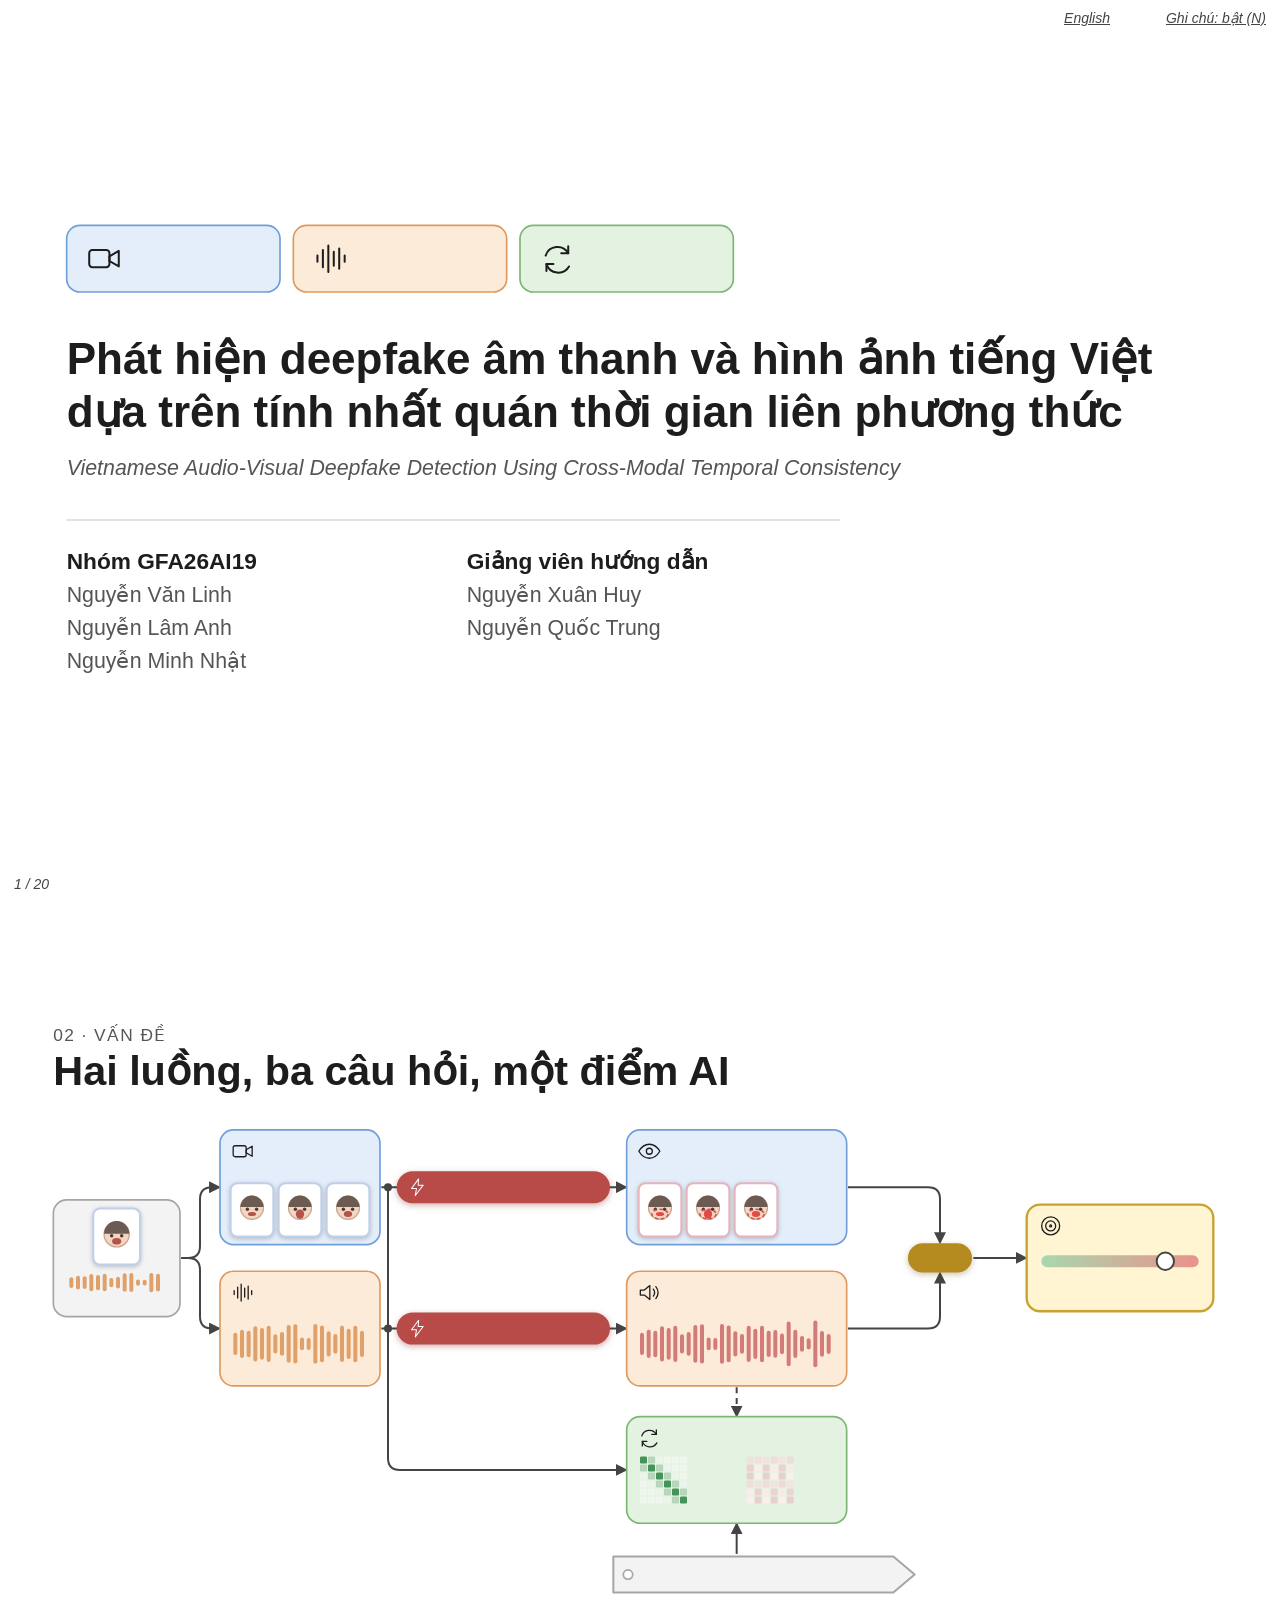
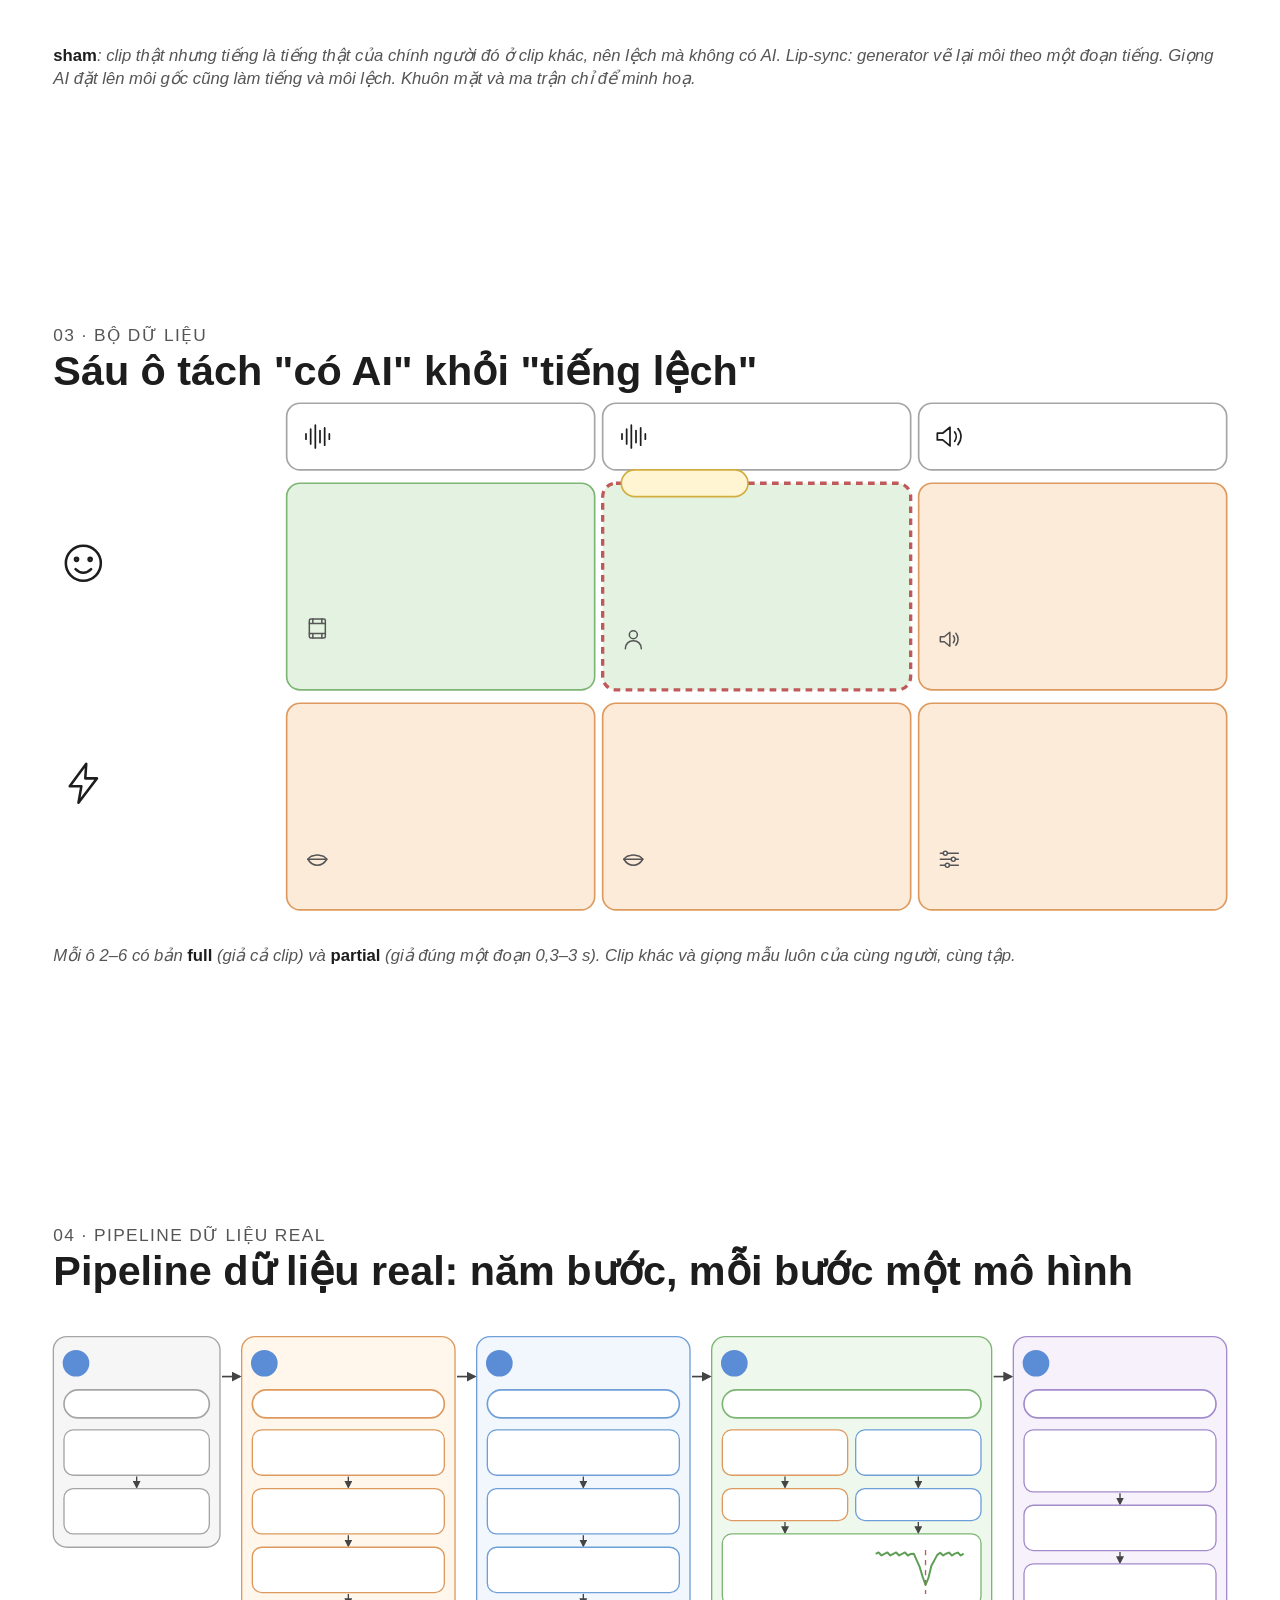
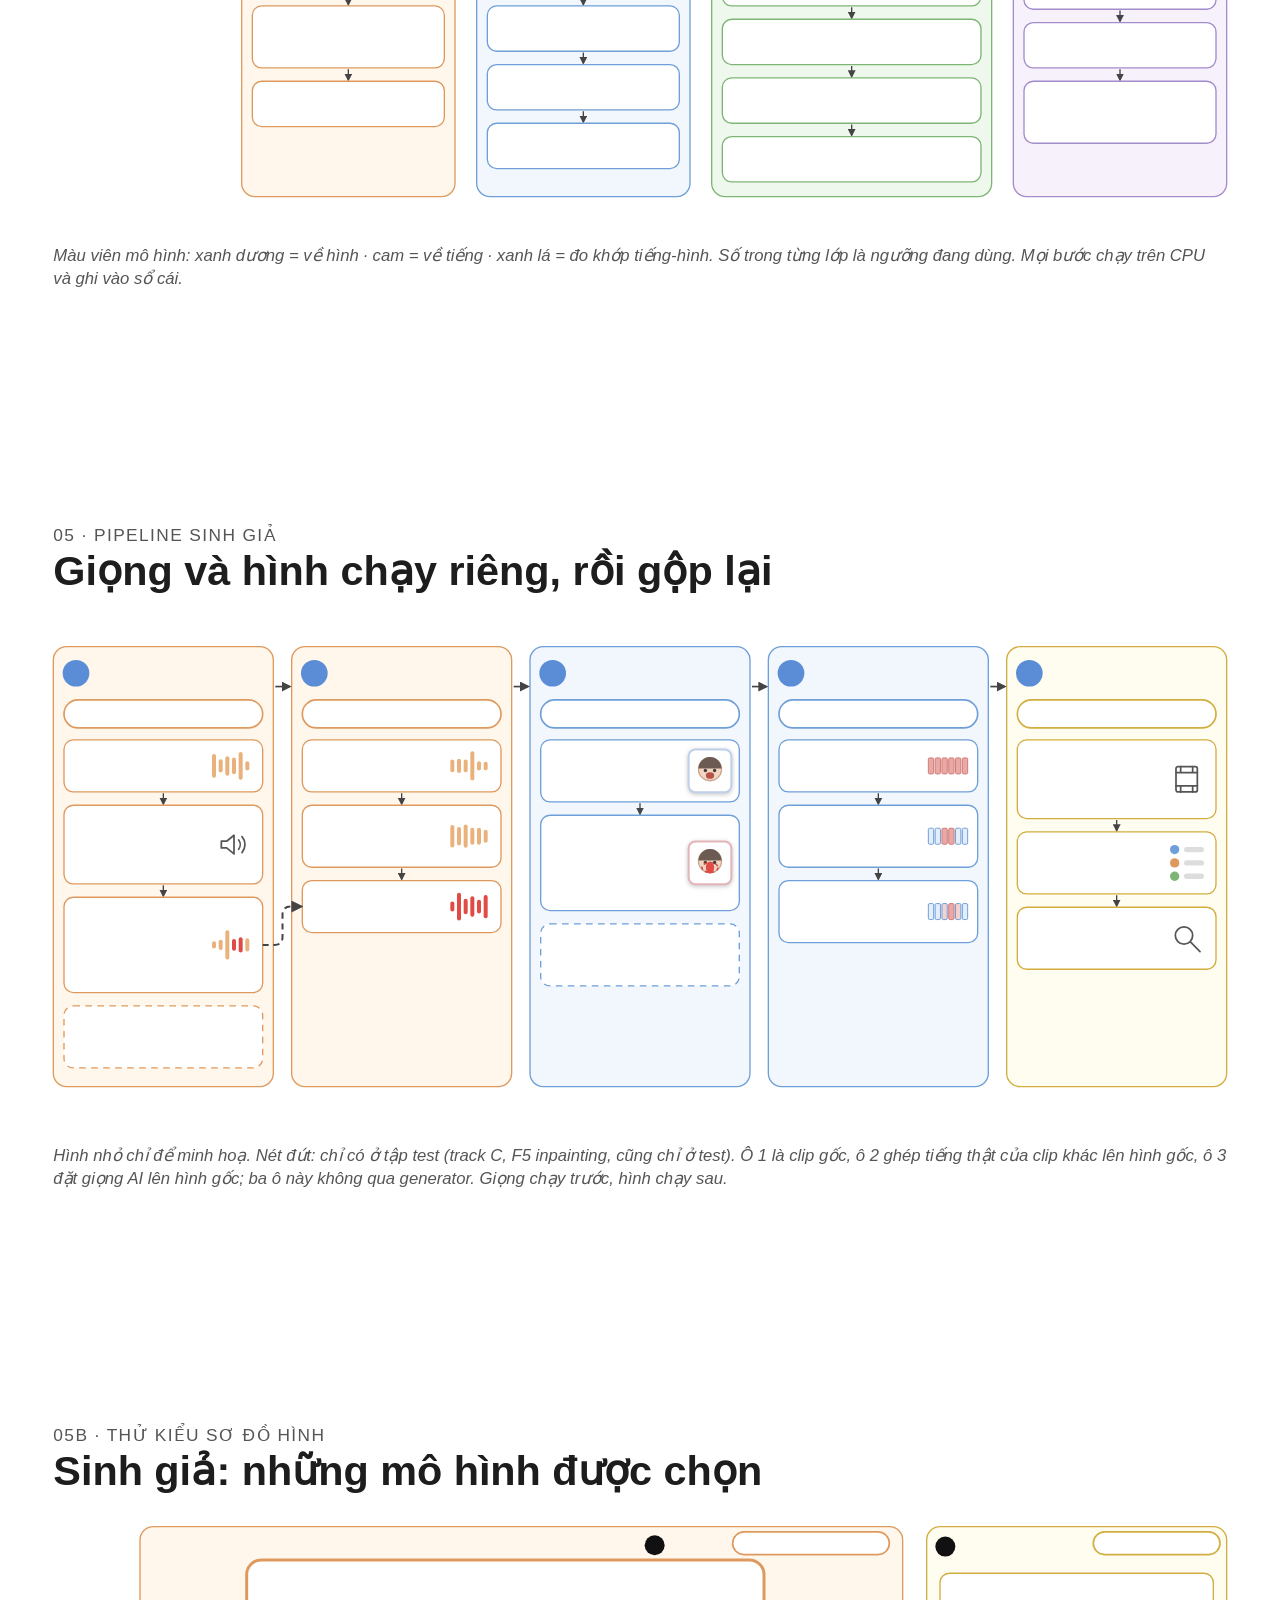
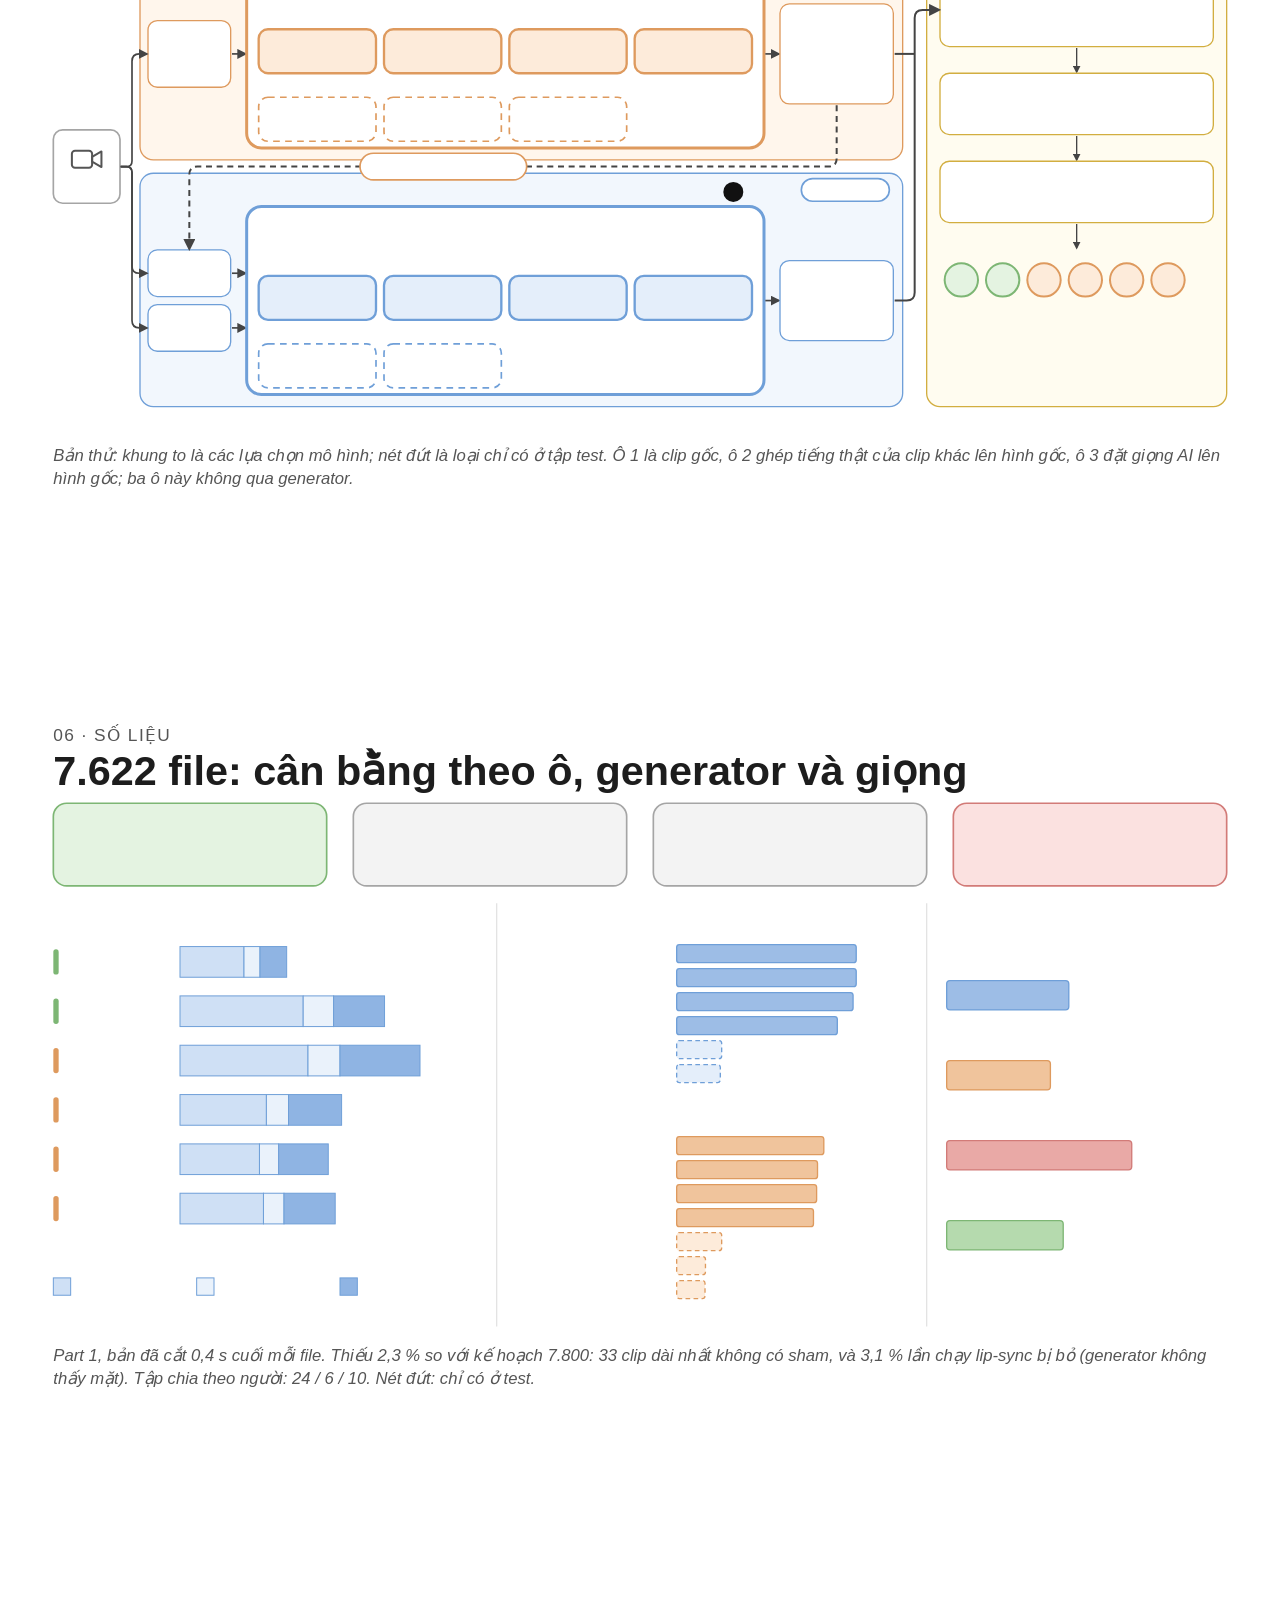
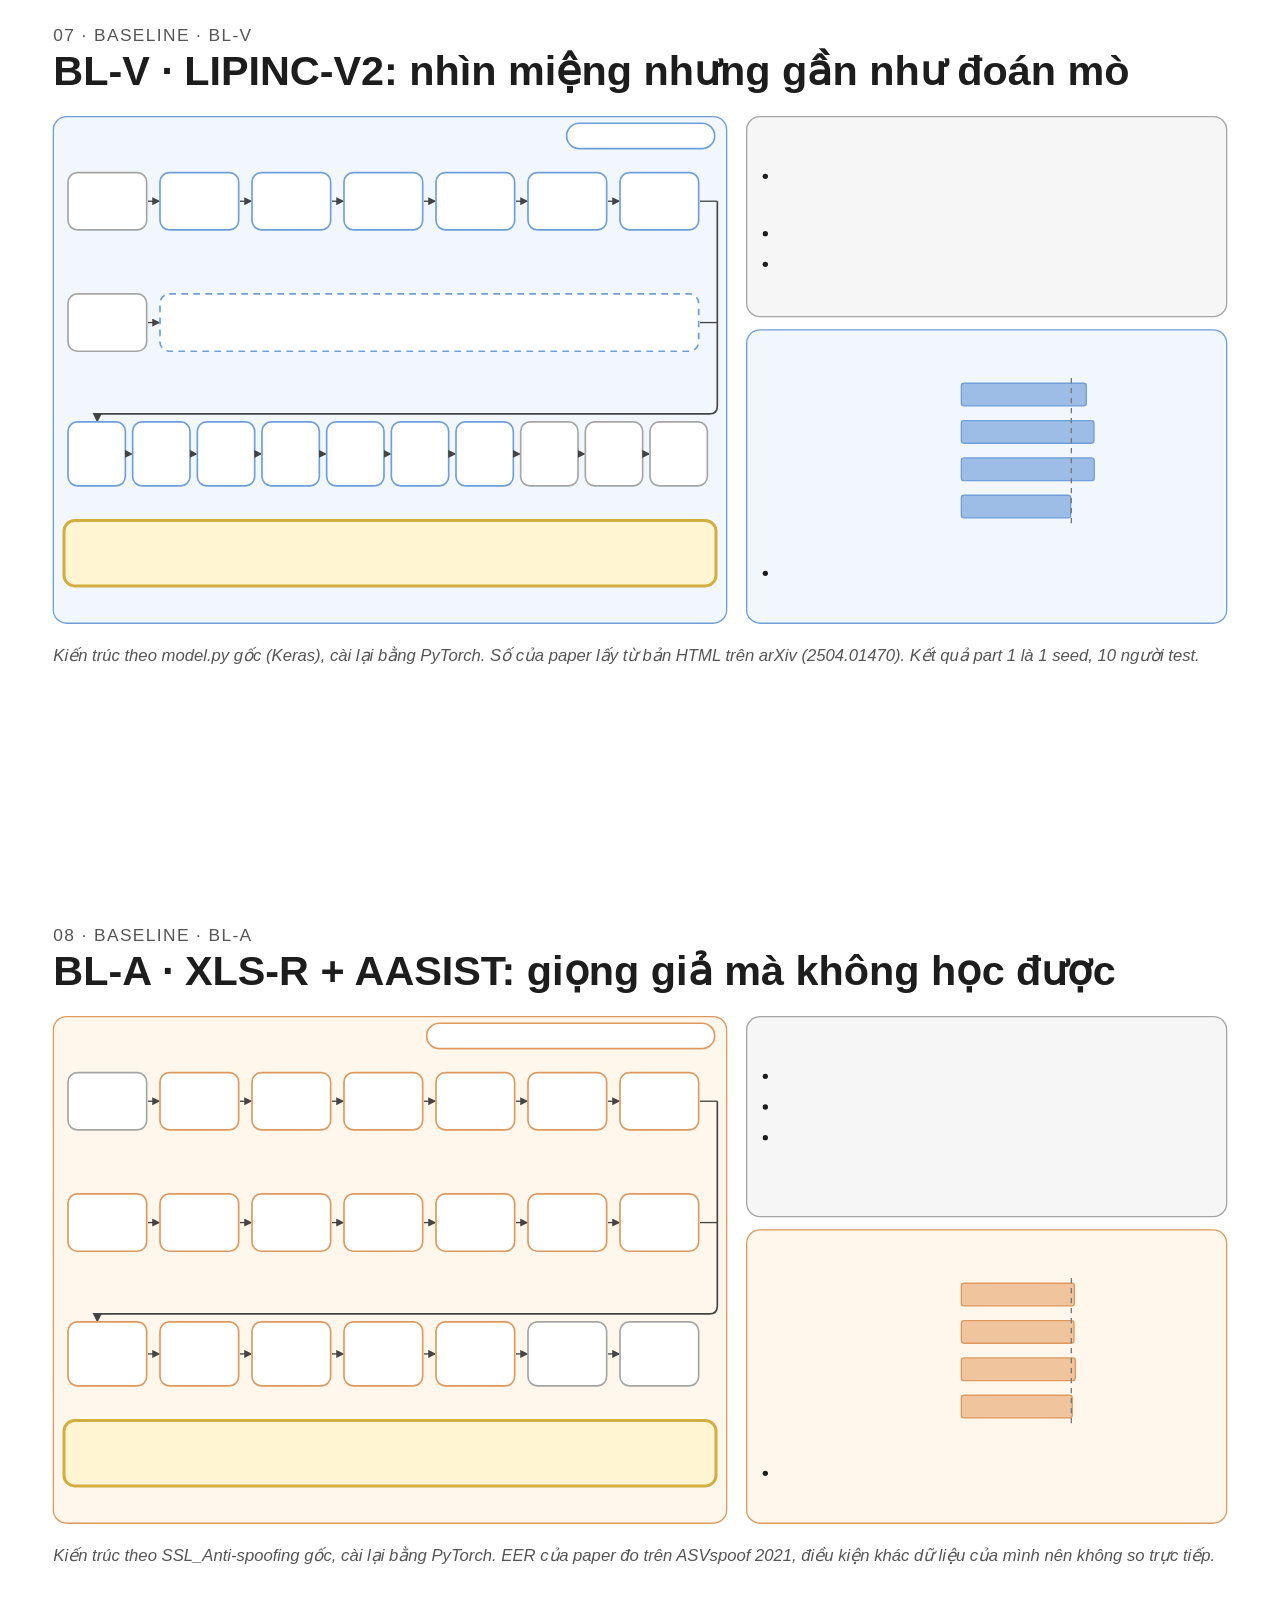
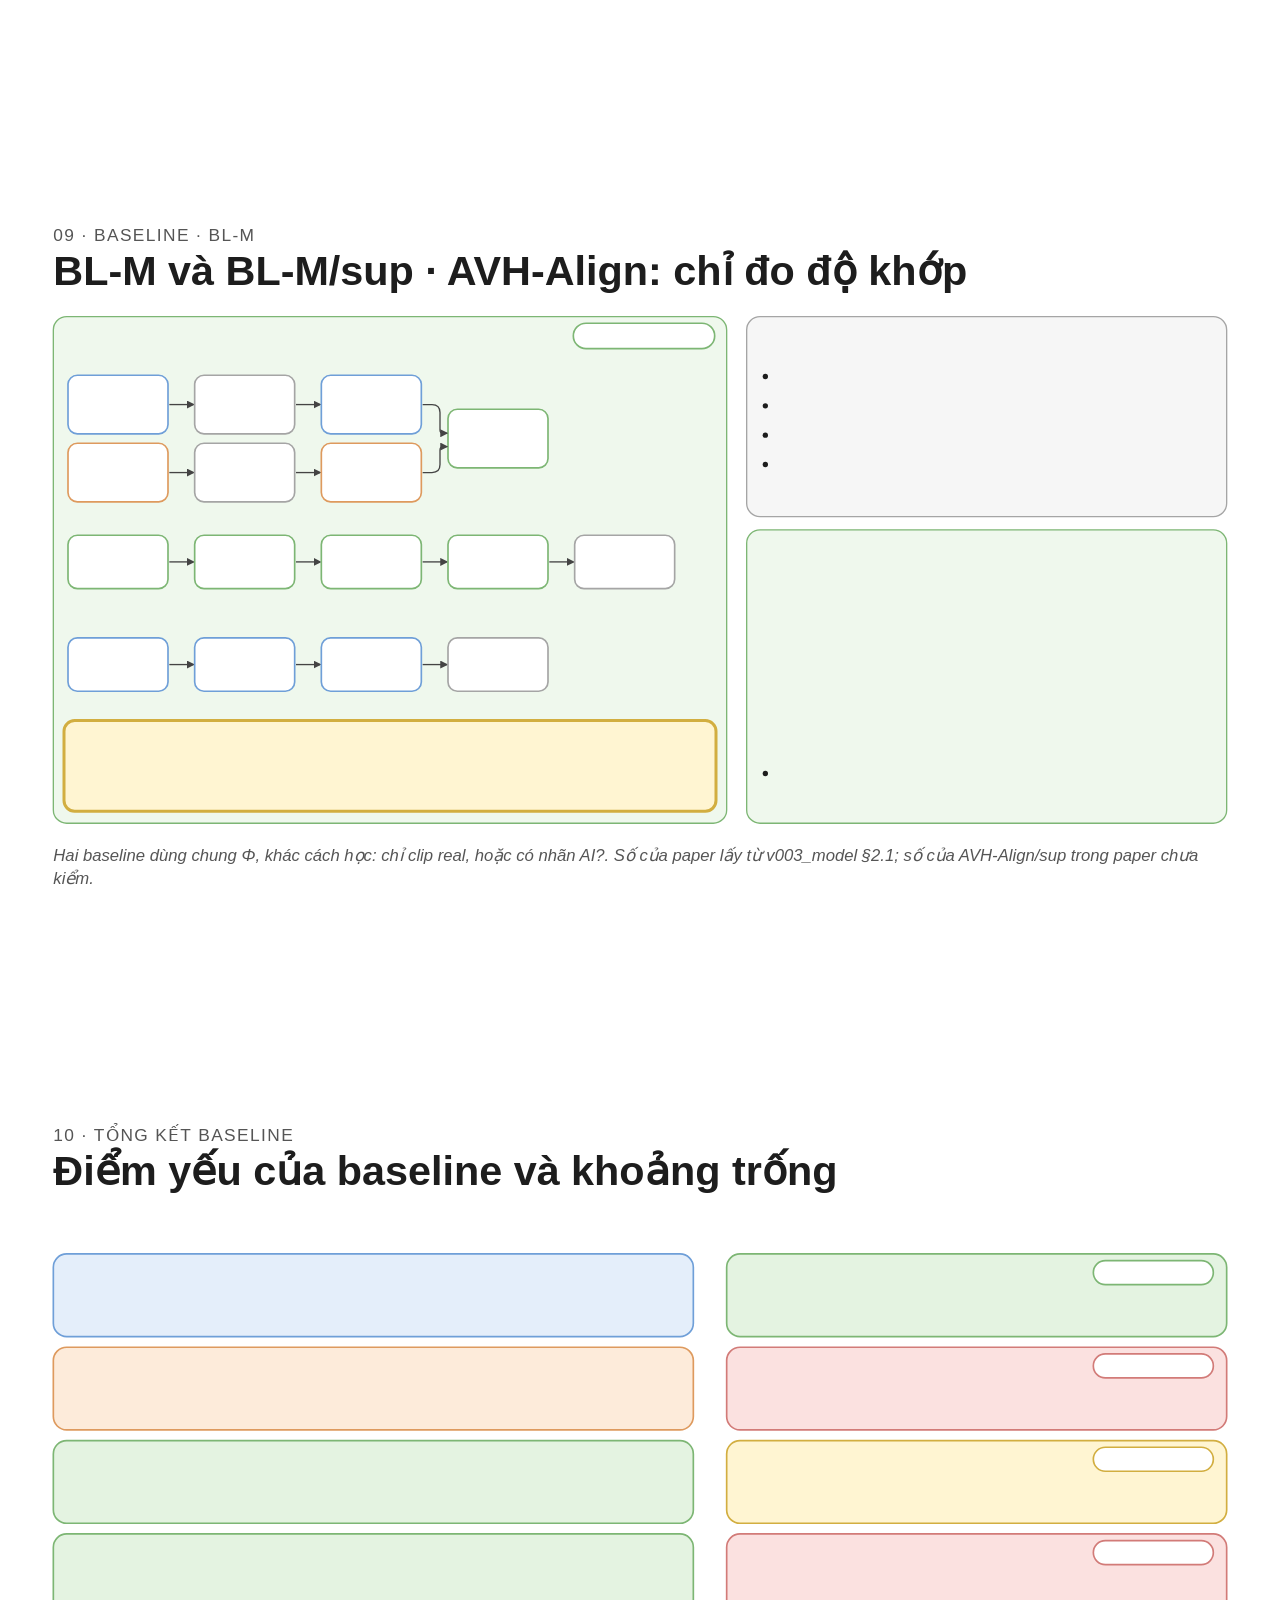
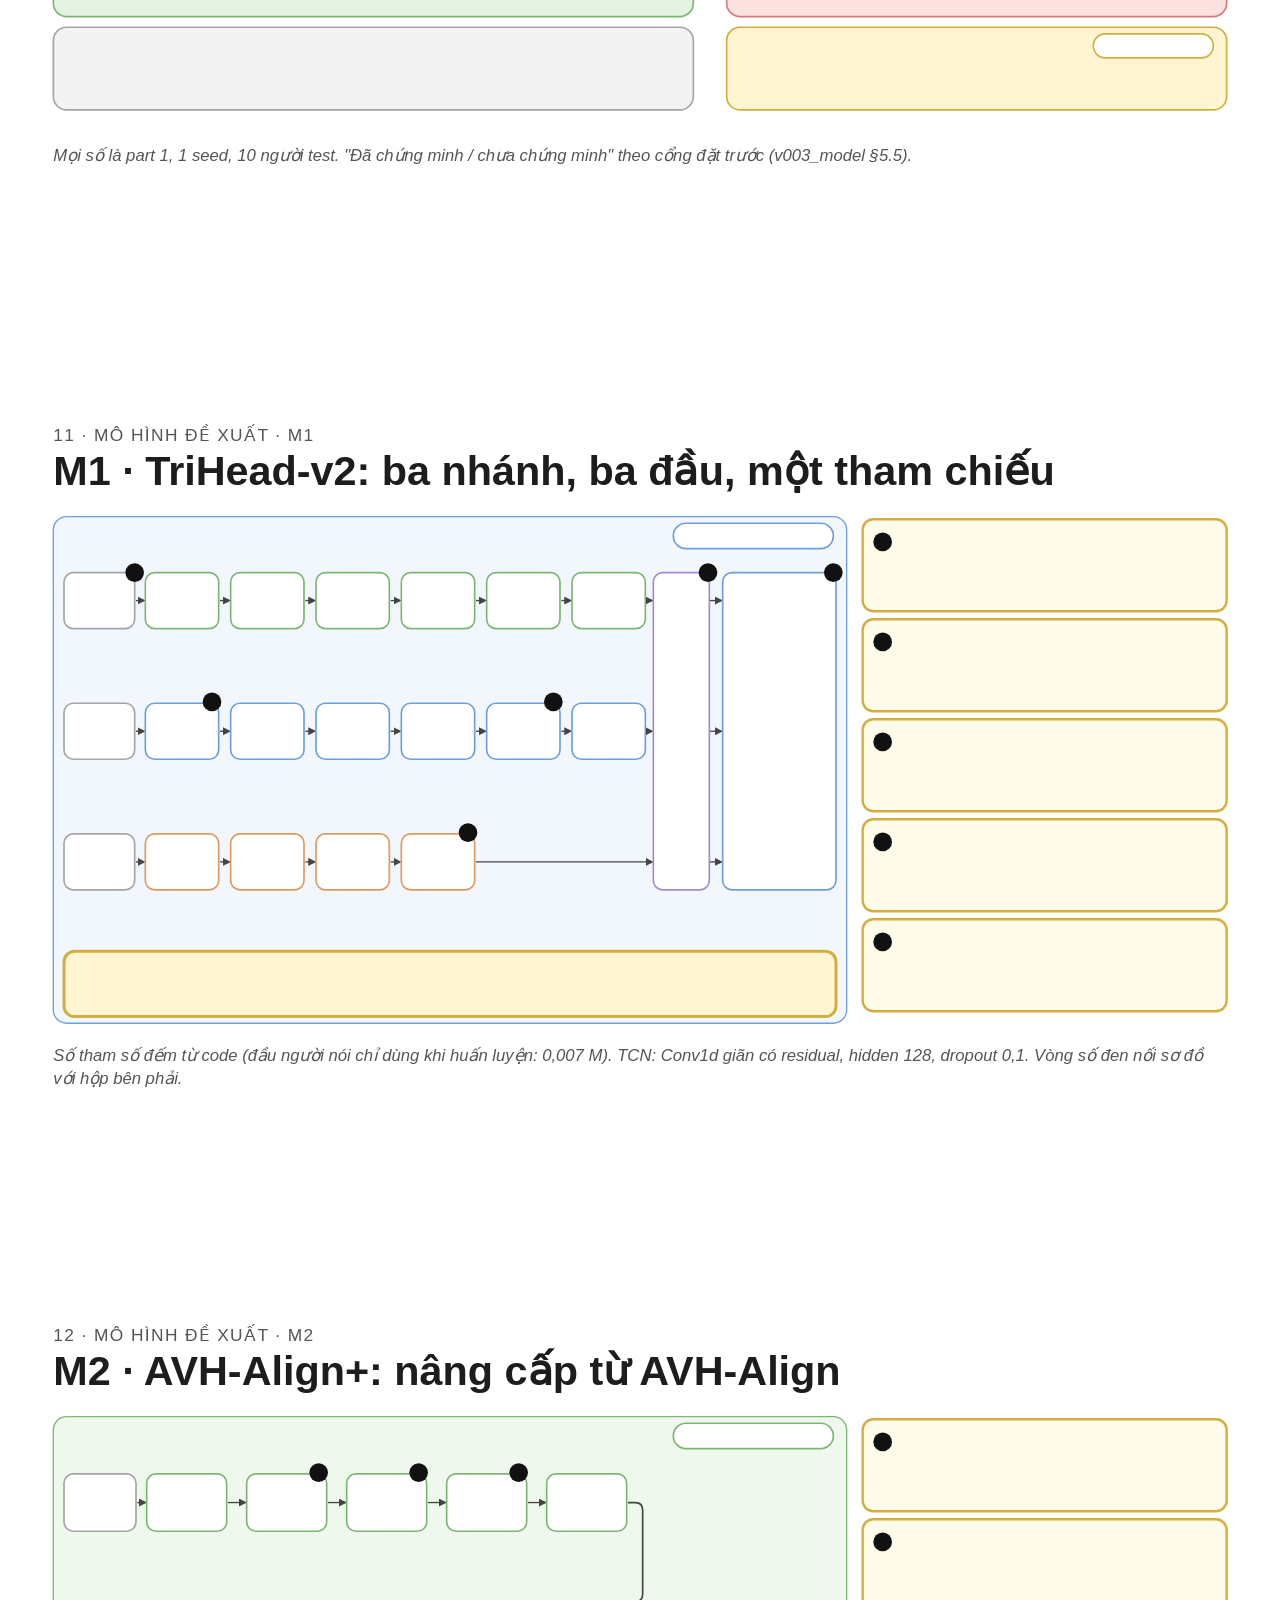
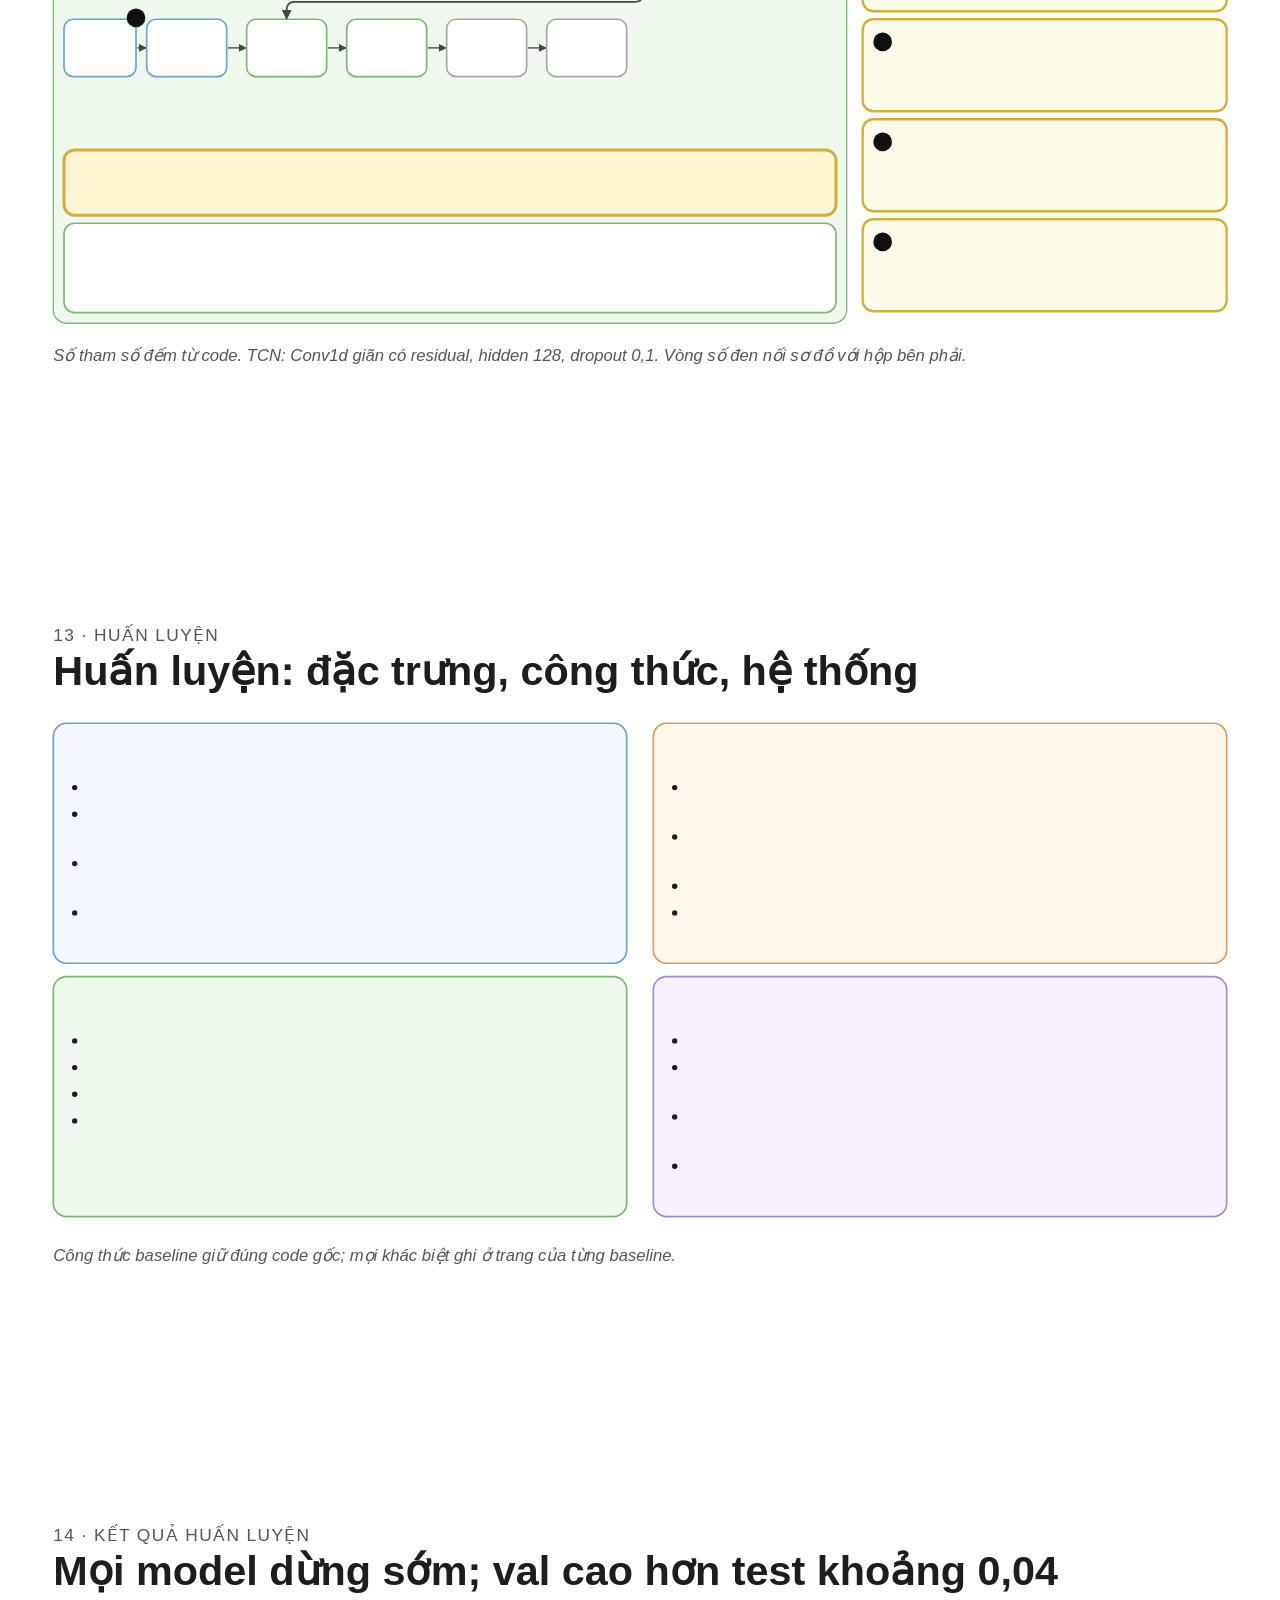
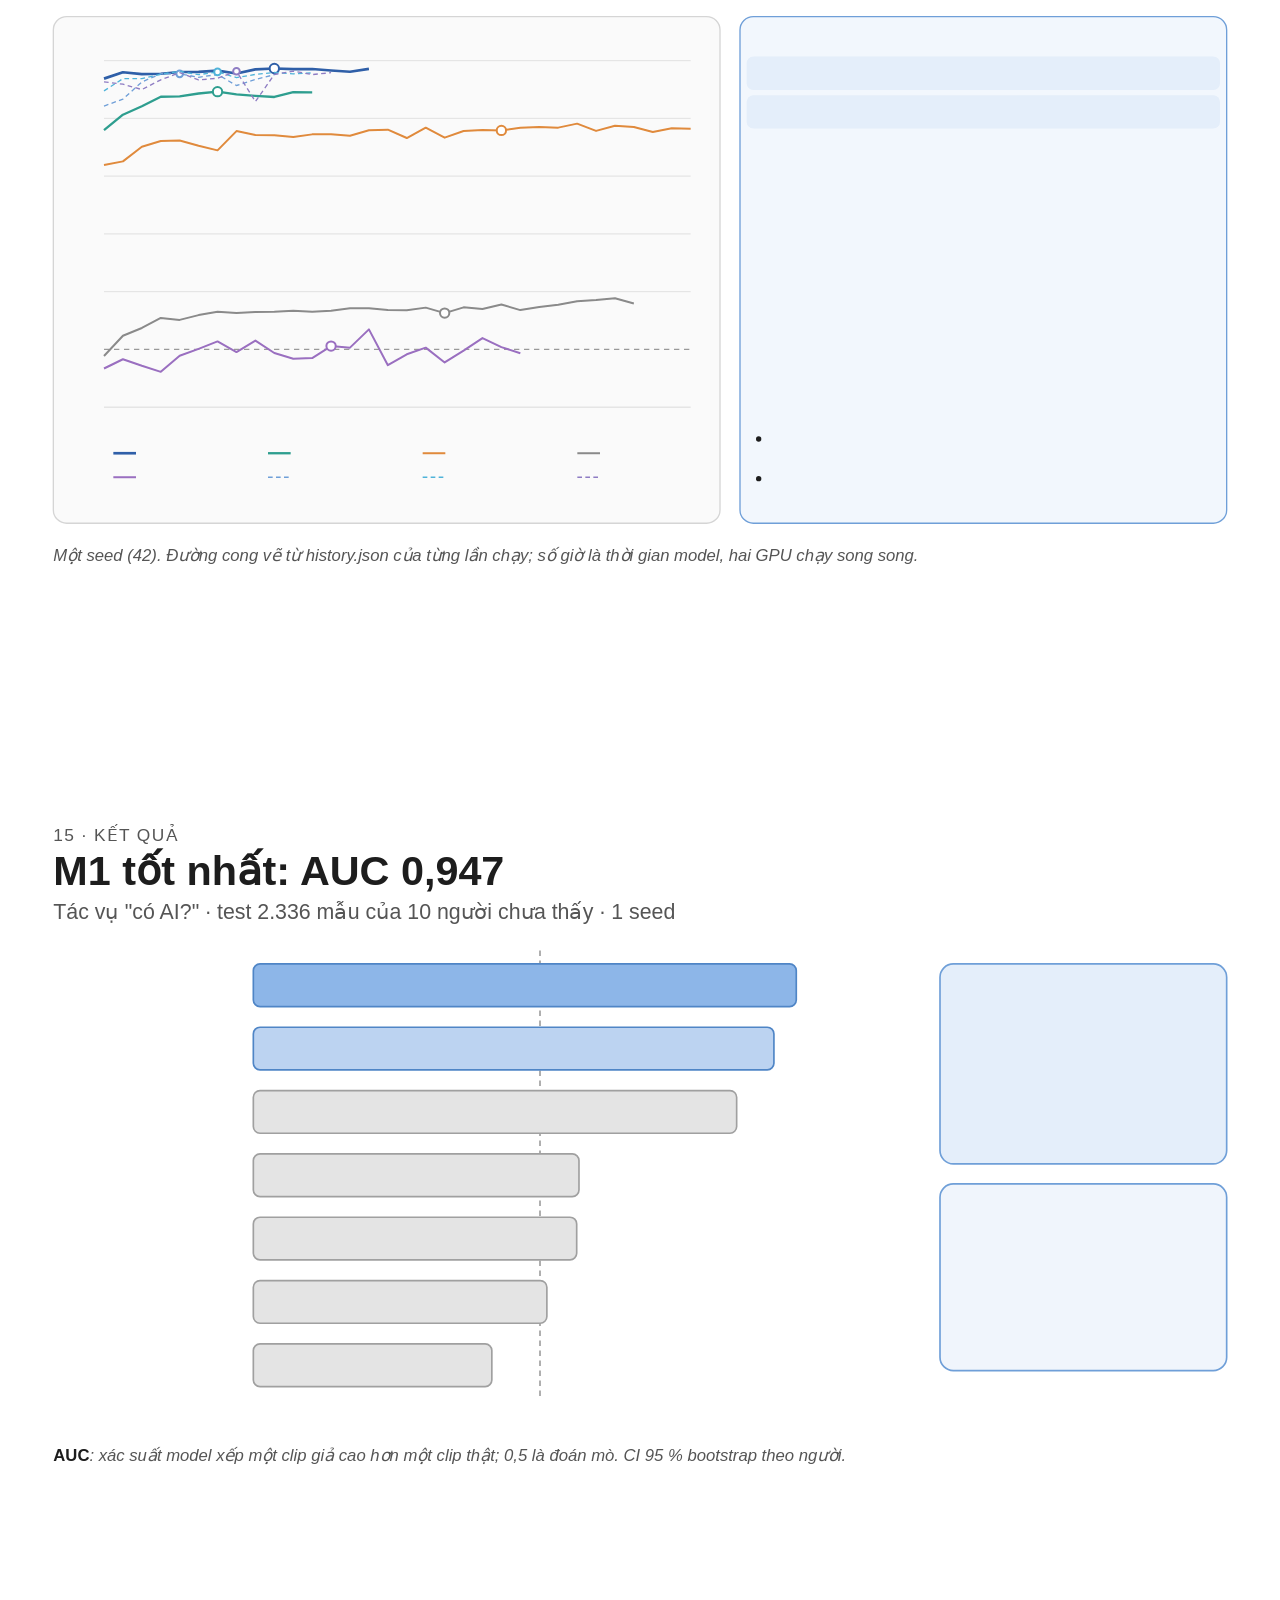
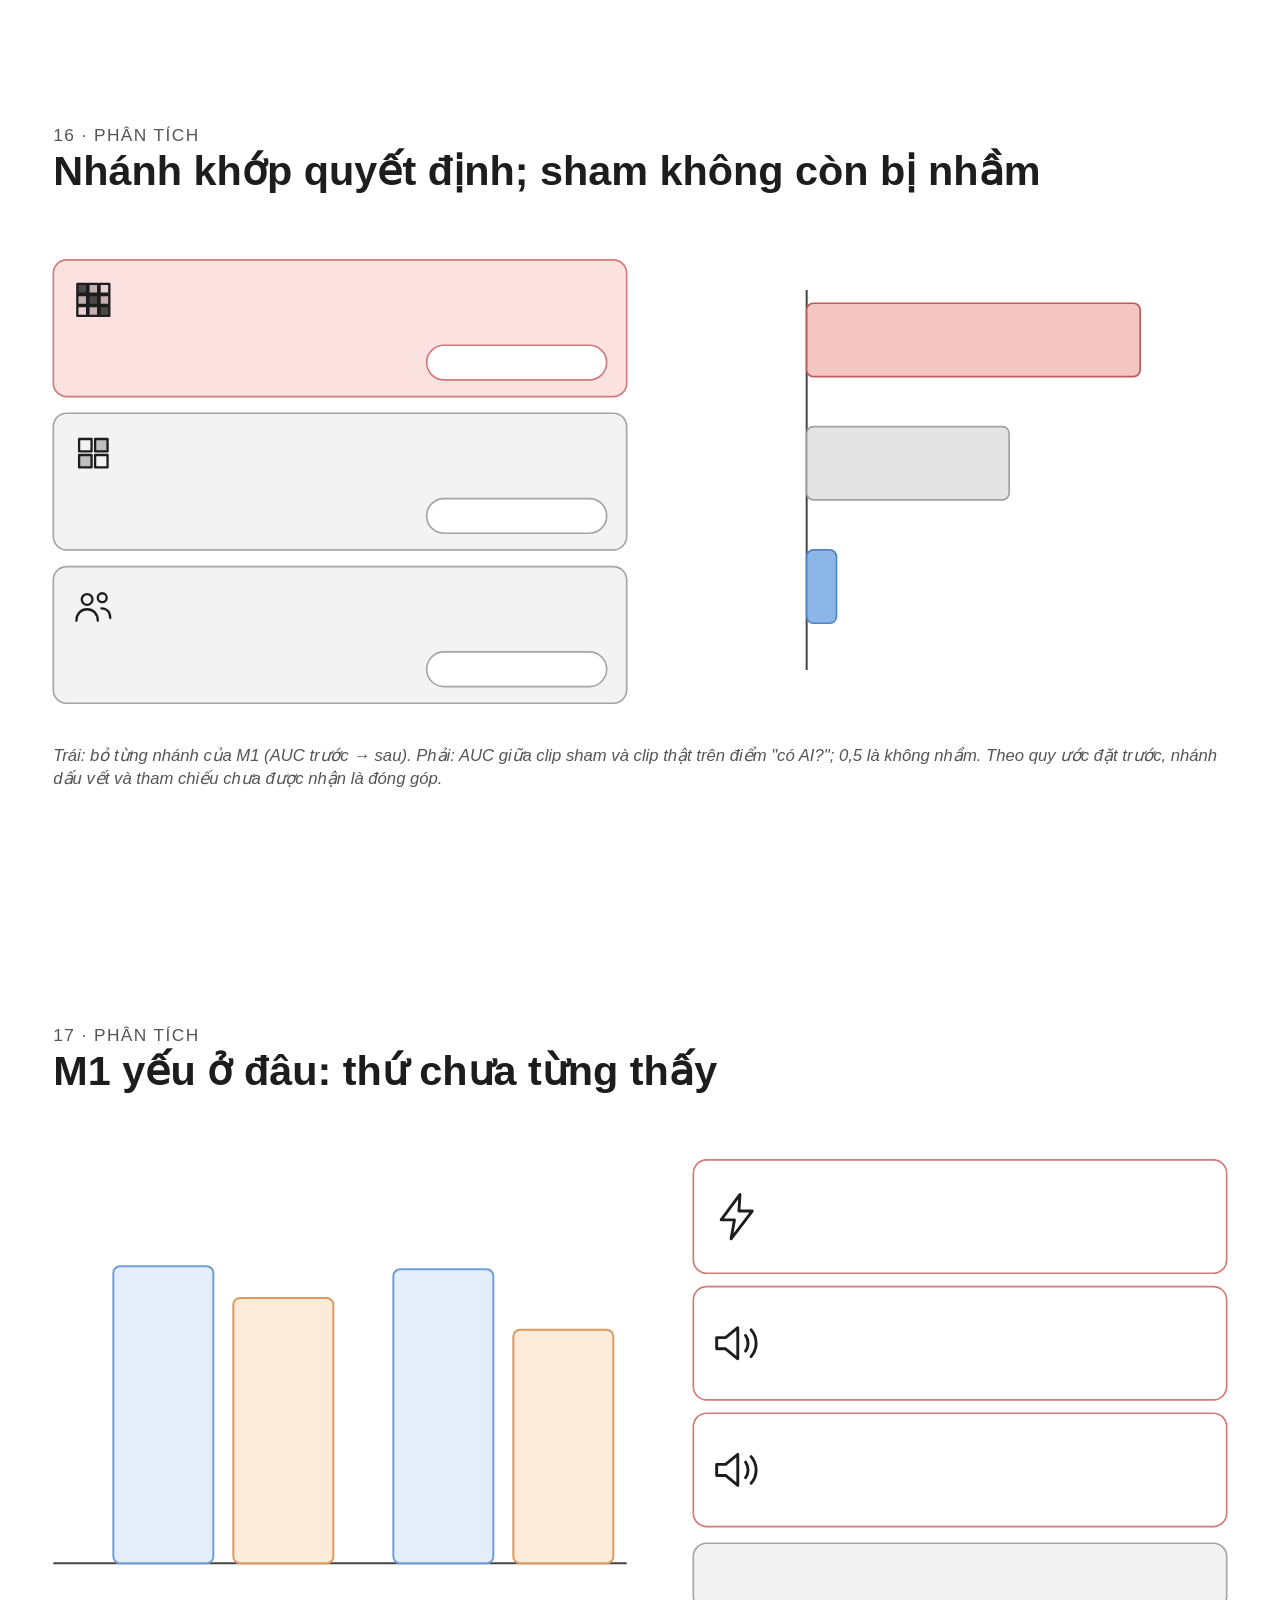
<file: index.html>
<!doctype html>
<html lang="vi">
<head>
<meta charset="utf-8">
<meta name="viewport" content="width=device-width, initial-scale=1">
<title>VN-AV-DF · Bài thuyết trình</title>
<link rel="stylesheet" href="talk.css">
<script>
  /* đặt hệ số thu phóng trước khi vẽ, để không nháy */
  (function () {
    var set = function () {
      var k = Math.min(window.innerWidth / 1920, window.innerHeight / 1080);
      document.documentElement.style.setProperty('--k', k);
    };
    set(); window.addEventListener('resize', set);
  })();
</script>
</head>
<body>
<a class="lang" href="index.en.html">English</a>
<button id="tn" class="tn" type="button">Ghi chú: bật (N)</button>

<!-- icon dùng chung: khung 48 × 48, nét đơn -->
<svg width="0" height="0" style="position:absolute" aria-hidden="true">
  <defs>
    <marker id="ah" viewBox="0 0 10 10" refX="8" refY="5" markerWidth="6" markerHeight="6" orient="auto"><path d="M0 0L10 5L0 10z" fill="#444"/></marker>
    <marker id="ahp" viewBox="0 0 10 10" refX="8" refY="5" markerWidth="6" markerHeight="6" orient="auto"><path d="M0 0L10 5L0 10z" fill="#8A6DB8"/></marker>
    <g id="i-video"><rect x="5" y="13" width="26" height="22" rx="4"/><path d="M31 21l12-7v20l-12-7z"/></g>
    <g id="i-wave"><path d="M7 20v8M14 13v22M21 7v34M28 15v18M35 11v26M42 20v8"/></g>
    <g id="i-speaker"><path d="M6 19h8l11-9v28l-11-9H6z"/><path d="M32 17c3 4 3 10 0 14M37 12c6 7 6 17 0 24"/></g>
    <g id="i-eye"><path d="M3 24c6-10 13-14 21-14s15 4 21 14c-6 10-13 14-21 14S9 34 3 24z"/><circle cx="24" cy="24" r="6"/></g>
    <g id="i-lips"><path d="M5 24c4-5 8-8 12-7 3-2 11-2 14 0 4-1 8 2 12 7-5 8-12 12-19 12S10 32 5 24z"/><path d="M5 24h38"/></g>
    <g id="i-face"><circle cx="24" cy="24" r="18"/><circle cx="17" cy="20" r="1.6"/><circle cx="31" cy="20" r="1.6"/><path d="M16 30c5 5 11 5 16 0"/></g>
    <g id="i-user"><circle cx="24" cy="15" r="8"/><path d="M8 43c0-10 7-16 16-16s16 6 16 16"/></g>
    <g id="i-users"><circle cx="17" cy="16" r="6"/><path d="M5 40c0-8 5-13 12-13s12 5 12 13"/><circle cx="34" cy="14" r="5"/><path d="M33 26c6 0 10 4 10 11"/></g>
    <g id="i-heat"><rect x="6" y="6" width="11" height="11" fill="#222" fill-opacity=".8"/><rect x="18.5" y="6" width="11" height="11" fill="#222" fill-opacity=".25"/><rect x="31" y="6" width="11" height="11" fill="#222" fill-opacity=".08"/><rect x="6" y="18.5" width="11" height="11" fill="#222" fill-opacity=".25"/><rect x="18.5" y="18.5" width="11" height="11" fill="#222" fill-opacity=".8"/><rect x="31" y="18.5" width="11" height="11" fill="#222" fill-opacity=".25"/><rect x="6" y="31" width="11" height="11" fill="#222" fill-opacity=".08"/><rect x="18.5" y="31" width="11" height="11" fill="#222" fill-opacity=".25"/><rect x="31" y="31" width="11" height="11" fill="#222" fill-opacity=".8"/></g>
    <g id="i-snow"><path d="M24 4v40M7 14l34 20M7 34l34-20"/><path d="M19 8l5 5 5-5M19 40l5-5 5 5"/></g>
    <g id="i-flame"><path d="M24 4c1 9 12 12 12 25a12 12 0 0 1-24 0c0-6 3-10 6-13 0 4 2 6 4 6 0-6-1-12 2-18z"/></g>
    <g id="i-mag"><circle cx="20" cy="20" r="13"/><path d="M30 30l14 14"/></g>
    <g id="i-x"><circle cx="24" cy="24" r="18"/><path d="M16 16l16 16M32 16L16 32"/></g>
    <g id="i-check"><circle cx="24" cy="24" r="18"/><path d="M14 25l7 7 14-15"/></g>
    <g id="i-warn"><path d="M24 5L45 41H3z"/><path d="M24 18v12"/><circle cx="24" cy="35" r="1.5"/></g>
    <g id="i-film"><rect x="8" y="5" width="32" height="38" rx="3"/><path d="M8 14h32M8 34h32M15 5v9M33 5v9M15 34v9M33 34v9"/></g>
    <g id="i-down"><path d="M24 6v24M14 21l10 10 10-10"/><path d="M8 36v6h32v-6"/></g>
    <g id="i-sync"><path d="M38 17A16 16 0 0 0 9 20"/><path d="M38 8v9h-9"/><path d="M10 31a16 16 0 0 0 29 3"/><path d="M10 40v-9h9"/></g>
    <g id="i-chip"><rect x="13" y="13" width="22" height="22" rx="3"/><path d="M19 5v8M29 5v8M19 35v8M29 35v8M5 19h8M5 29h8M35 19h8M35 29h8"/></g>
    <g id="i-sliders"><path d="M6 12h36M6 24h36M6 36h36"/><circle cx="16" cy="12" r="4" fill="#fff"/><circle cx="32" cy="24" r="4" fill="#fff"/><circle cx="20" cy="36" r="4" fill="#fff"/></g>
    <g id="i-pix"><rect x="8" y="8" width="14" height="14"/><rect x="26" y="8" width="14" height="14" fill="#222" fill-opacity=".25"/><rect x="8" y="26" width="14" height="14" fill="#222" fill-opacity=".25"/><rect x="26" y="26" width="14" height="14"/></g>
    <g id="i-bolt"><path d="M27 4L10 27h12l-3 17 19-25H26z"/></g>
    <g id="i-target"><circle cx="24" cy="24" r="18"/><circle cx="24" cy="24" r="10"/><circle cx="24" cy="24" r="2"/></g>
    <g id="i-db"><ellipse cx="24" cy="11" rx="14" ry="6"/><path d="M10 11v26c0 3 6 6 14 6s14-3 14-6V11M10 24c0 3 6 6 14 6s14-3 14-6"/></g>
  </defs>
</svg>

<main>

<section><div class="fit"><div class="stage cover">
  <div class="art"><svg data-d="cover" viewBox="0 0 1000 110"></svg></div>
  <h1>Phát hiện deepfake âm thanh và hình ảnh tiếng Việt dựa trên tính nhất quán thời gian liên phương thức</h1>
  <p class="en">Vietnamese Audio-Visual Deepfake Detection Using Cross-Modal Temporal Consistency</p>
  <div class="team">
    <div><b>Nhóm GFA26AI19</b><br>Nguyễn Văn Linh<br>Nguyễn Lâm Anh<br>Nguyễn Minh Nhật</div>
    <div><b>Giảng viên hướng dẫn</b><br>Nguyễn Xuân Huy<br>Nguyễn Quốc Trung</div>
  </div>
</div></div></section>

<section><div class="fit"><div class="stage">
  <p class="no">02 · VẤN ĐỀ</p>
  <h2>Hai luồng, ba câu hỏi, một điểm AI</h2>
  <div class="art"><svg data-d="s3" viewBox="0 0 1760 760"></svg></div>
  <p class="note"><b>sham</b>: clip thật nhưng tiếng là tiếng thật của chính người đó ở clip khác, nên lệch mà không có AI. Lip-sync: generator vẽ lại môi theo một đoạn tiếng. Giọng AI đặt lên môi gốc cũng làm tiếng và môi lệch. Khuôn mặt và ma trận chỉ để minh hoạ.</p>
</div></div></section>

<section><div class="fit"><div class="stage">
  <p class="no">03 · BỘ DỮ LIỆU</p>
  <h2>Sáu ô tách "có AI" khỏi "tiếng lệch"</h2>
  <div class="art"><svg data-d="s5" viewBox="0 0 1760 800"></svg></div>
  <p class="note">Mỗi ô 2–6 có bản <b>full</b> (giả cả clip) và <b>partial</b> (giả đúng một đoạn 0,3–3 s). Clip khác và giọng mẫu luôn của cùng người, cùng tập.</p>
</div></div></section>

<section><div class="fit"><div class="stage">
  <p class="no">04 · PIPELINE DỮ LIỆU REAL</p>
  <h2>Pipeline dữ liệu real: năm bước, mỗi bước một mô hình</h2>
  <div class="art"><svg data-d="s6r" viewBox="0 0 1760 700"></svg></div>
  <p class="note">Màu viên mô hình: xanh dương = về hình · cam = về tiếng · xanh lá = đo khớp tiếng-hình. Số trong từng lớp là ngưỡng đang dùng. Mọi bước chạy trên CPU và ghi vào sổ cái.</p>
</div></div></section>

<section><div class="fit"><div class="stage">
  <p class="no">05 · PIPELINE SINH GIẢ</p>
  <h2>Giọng và hình chạy riêng, rồi gộp lại</h2>
  <div class="art"><svg data-d="s6a" viewBox="0 0 1760 670"></svg></div>
  <p class="note">Hình nhỏ chỉ để minh hoạ. Nét đứt: chỉ có ở tập test (track C, F5 inpainting, cũng chỉ ở test). Ô 1 là clip gốc, ô 2 ghép tiếng thật của clip khác lên hình gốc, ô 3 đặt giọng AI lên hình gốc; ba ô này không qua generator. Giọng chạy trước, hình chạy sau.</p>
</div></div></section>

<section><div class="fit"><div class="stage">
  <p class="no">05B · THỬ KIỂU SƠ ĐỒ HÌNH</p>
  <h2>Sinh giả: những mô hình được chọn</h2>
  <div class="art"><svg data-d="s6ad" viewBox="0 0 1760 730"></svg></div>
  <p class="note">Bản thử: khung to là các lựa chọn mô hình; nét đứt là loại chỉ có ở tập test. Ô 1 là clip gốc, ô 2 ghép tiếng thật của clip khác lên hình gốc, ô 3 đặt giọng AI lên hình gốc; ba ô này không qua generator.</p>
</div></div></section>

<section><div class="fit"><div class="stage">
  <p class="no">06 · SỐ LIỆU</p>
  <h2>7.622 file: cân bằng theo ô, generator và giọng</h2>
  <div class="art"><svg data-d="s6b" viewBox="0 0 1760 800"></svg></div>
  <p class="note">Part 1, bản đã cắt 0,4 s cuối mỗi file. Thiếu 2,3 % so với kế hoạch 7.800: 33 clip dài nhất không có sham, và 3,1 % lần chạy lip-sync bị bỏ (generator không thấy mặt). Tập chia theo người: 24 / 6 / 10. Nét đứt: chỉ có ở test.</p>
</div></div></section>

<section><div class="fit"><div class="stage">
  <p class="no">07 · BASELINE · BL-V</p>
  <h2>BL-V · LIPINC-V2: nhìn miệng nhưng gần như đoán mò</h2>
  <div class="art"><svg data-d="s7a" viewBox="0 0 1760 760"></svg></div>
  <p class="note">Kiến trúc theo model.py gốc (Keras), cài lại bằng PyTorch. Số của paper lấy từ bản HTML trên arXiv (2504.01470). Kết quả part 1 là 1 seed, 10 người test.</p>
</div></div></section>

<section><div class="fit"><div class="stage">
  <p class="no">08 · BASELINE · BL-A</p>
  <h2>BL-A · XLS-R + AASIST: giọng giả mà không học được</h2>
  <div class="art"><svg data-d="s7b" viewBox="0 0 1760 760"></svg></div>
  <p class="note">Kiến trúc theo SSL_Anti-spoofing gốc, cài lại bằng PyTorch. EER của paper đo trên ASVspoof 2021, điều kiện khác dữ liệu của mình nên không so trực tiếp.</p>
</div></div></section>

<section><div class="fit"><div class="stage">
  <p class="no">09 · BASELINE · BL-M</p>
  <h2>BL-M và BL-M/sup · AVH-Align: chỉ đo độ khớp</h2>
  <div class="art"><svg data-d="s7c" viewBox="0 0 1760 760"></svg></div>
  <p class="note">Hai baseline dùng chung Φ, khác cách học: chỉ clip real, hoặc có nhãn AI?. Số của paper lấy từ v003_model §2.1; số của AVH-Align/sup trong paper chưa kiểm.</p>
</div></div></section>

<section><div class="fit"><div class="stage">
  <p class="no">10 · TỔNG KẾT BASELINE</p>
  <h2>Điểm yếu của baseline và khoảng trống</h2>
  <div class="art"><svg data-d="s7d" viewBox="0 0 1760 760"></svg></div>
  <p class="note">Mọi số là part 1, 1 seed, 10 người test. "Đã chứng minh / chưa chứng minh" theo cổng đặt trước (v003_model §5.5).</p>
</div></div></section>

<section><div class="fit"><div class="stage">
  <p class="no">11 · MÔ HÌNH ĐỀ XUẤT · M1</p>
  <h2>M1 · TriHead-v2: ba nhánh, ba đầu, một tham chiếu</h2>
  <div class="art"><svg data-d="s8n" viewBox="0 0 1760 760"></svg></div>
  <p class="note">Số tham số đếm từ code (đầu người nói chỉ dùng khi huấn luyện: 0,007 M). TCN: Conv1d giãn có residual, hidden 128, dropout 0,1. Vòng số đen nối sơ đồ với hộp bên phải.</p>
</div></div></section>

<section><div class="fit"><div class="stage">
  <p class="no">12 · MÔ HÌNH ĐỀ XUẤT · M2</p>
  <h2>M2 · AVH-Align+: nâng cấp từ AVH-Align</h2>
  <div class="art"><svg data-d="s9n" viewBox="0 0 1760 760"></svg></div>
  <p class="note">Số tham số đếm từ code. TCN: Conv1d giãn có residual, hidden 128, dropout 0,1. Vòng số đen nối sơ đồ với hộp bên phải.</p>
</div></div></section>

<section><div class="fit"><div class="stage">
  <p class="no">13 · HUẤN LUYỆN</p>
  <h2>Huấn luyện: đặc trưng, công thức, hệ thống</h2>
  <div class="art"><svg data-d="s10t" viewBox="0 0 1760 740"></svg></div>
  <p class="note">Công thức baseline giữ đúng code gốc; mọi khác biệt ghi ở trang của từng baseline.</p>
</div></div></section>

<section><div class="fit"><div class="stage">
  <p class="no">14 · KẾT QUẢ HUẤN LUYỆN</p>
  <h2>Mọi model dừng sớm; val cao hơn test khoảng 0,04</h2>
  <div class="art"><svg data-d="s10r" viewBox="0 0 1760 760"></svg></div>
  <p class="note">Một seed (42). Đường cong vẽ từ history.json của từng lần chạy; số giờ là thời gian model, hai GPU chạy song song.</p>
</div></div></section>

<section><div class="fit"><div class="stage">
  <p class="no">15 · KẾT QUẢ</p>
  <h2>M1 tốt nhất: AUC 0,947</h2>
  <p class="sub">Tác vụ "có AI?" · test 2.336 mẫu của 10 người chưa thấy · 1 seed</p>
  <div class="art"><svg data-d="s10" viewBox="0 0 1760 760"></svg></div>
  <p class="note"><b>AUC</b>: xác suất model xếp một clip giả cao hơn một clip thật; 0,5 là đoán mò. CI 95 % bootstrap theo người.</p>
</div></div></section>

<section><div class="fit"><div class="stage">
  <p class="no">16 · PHÂN TÍCH</p>
  <h2>Nhánh khớp quyết định; sham không còn bị nhầm</h2>
  <div class="art"><svg data-d="s11" viewBox="0 0 1760 800"></svg></div>
  <p class="note">Trái: bỏ từng nhánh của M1 (AUC trước → sau). Phải: AUC giữa clip sham và clip thật trên điểm "có AI?"; 0,5 là không nhầm. Theo quy ước đặt trước, nhánh dấu vết và tham chiếu chưa được nhận là đóng góp.</p>
</div></div></section>

<section><div class="fit"><div class="stage">
  <p class="no">17 · PHÂN TÍCH</p>
  <h2>M1 yếu ở đâu: thứ chưa từng thấy</h2>
  <div class="art"><svg data-d="s12" viewBox="0 0 1760 800"></svg></div>
  <p class="note">AUC của M1 trên tác vụ "có AI?", mỗi nhóm so với clip thật. Generator và giọng "chưa thấy" chỉ có ở test.</p>
</div></div></section>

<section><div class="fit"><div class="stage">
  <p class="no">PHỤ LỤC</p>
  <h2>Ngưỡng 1 % báo nhầm: M1 bắt 79 % clip giả</h2>
  <div class="art"><svg data-d="s14" viewBox="0 0 1760 780"></svg></div>
  <p class="note">Ngưỡng chọn trên clip thật của tập validation. Ở test người khác nên ngưỡng trôi: M1 đặt 1 % thành 2,9 %. Cần hiệu chuẩn theo người trước khi dùng thật.</p>
</div></div></section>

<section><div class="fit"><div class="stage cover">
  <div class="txt">
    <h1>Cảm ơn · Hỏi đáp</h1>
    <p class="lead">Phát hiện deepfake âm thanh và hình ảnh tiếng Việt dựa trên tính nhất quán thời gian liên phương thức</p>
    <p class="who"><b>Nhóm GFA26AI19</b> · Nguyễn Văn Linh · Nguyễn Lâm Anh · Nguyễn Minh Nhật</p>
  </div>
</div></div></section>

</main>
<script src="talk.js"></script>
</body>
</html>
</file>
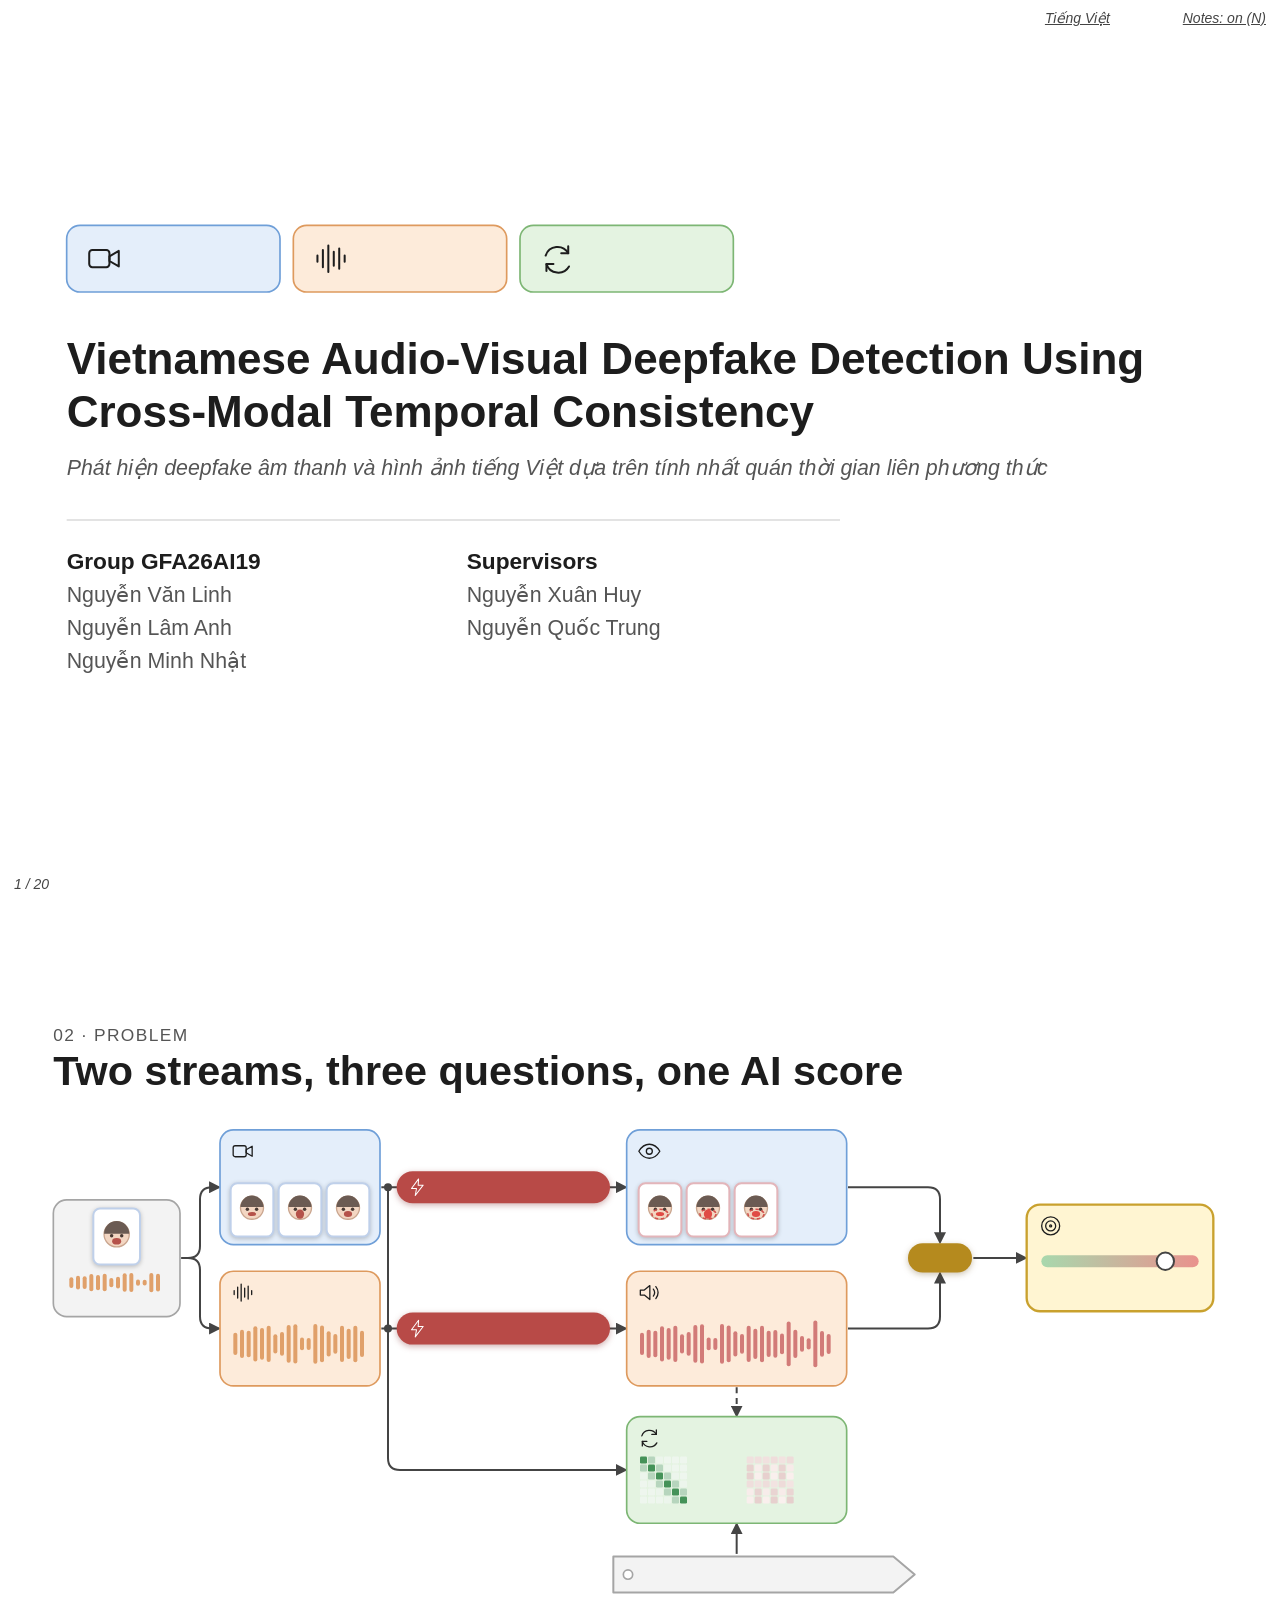
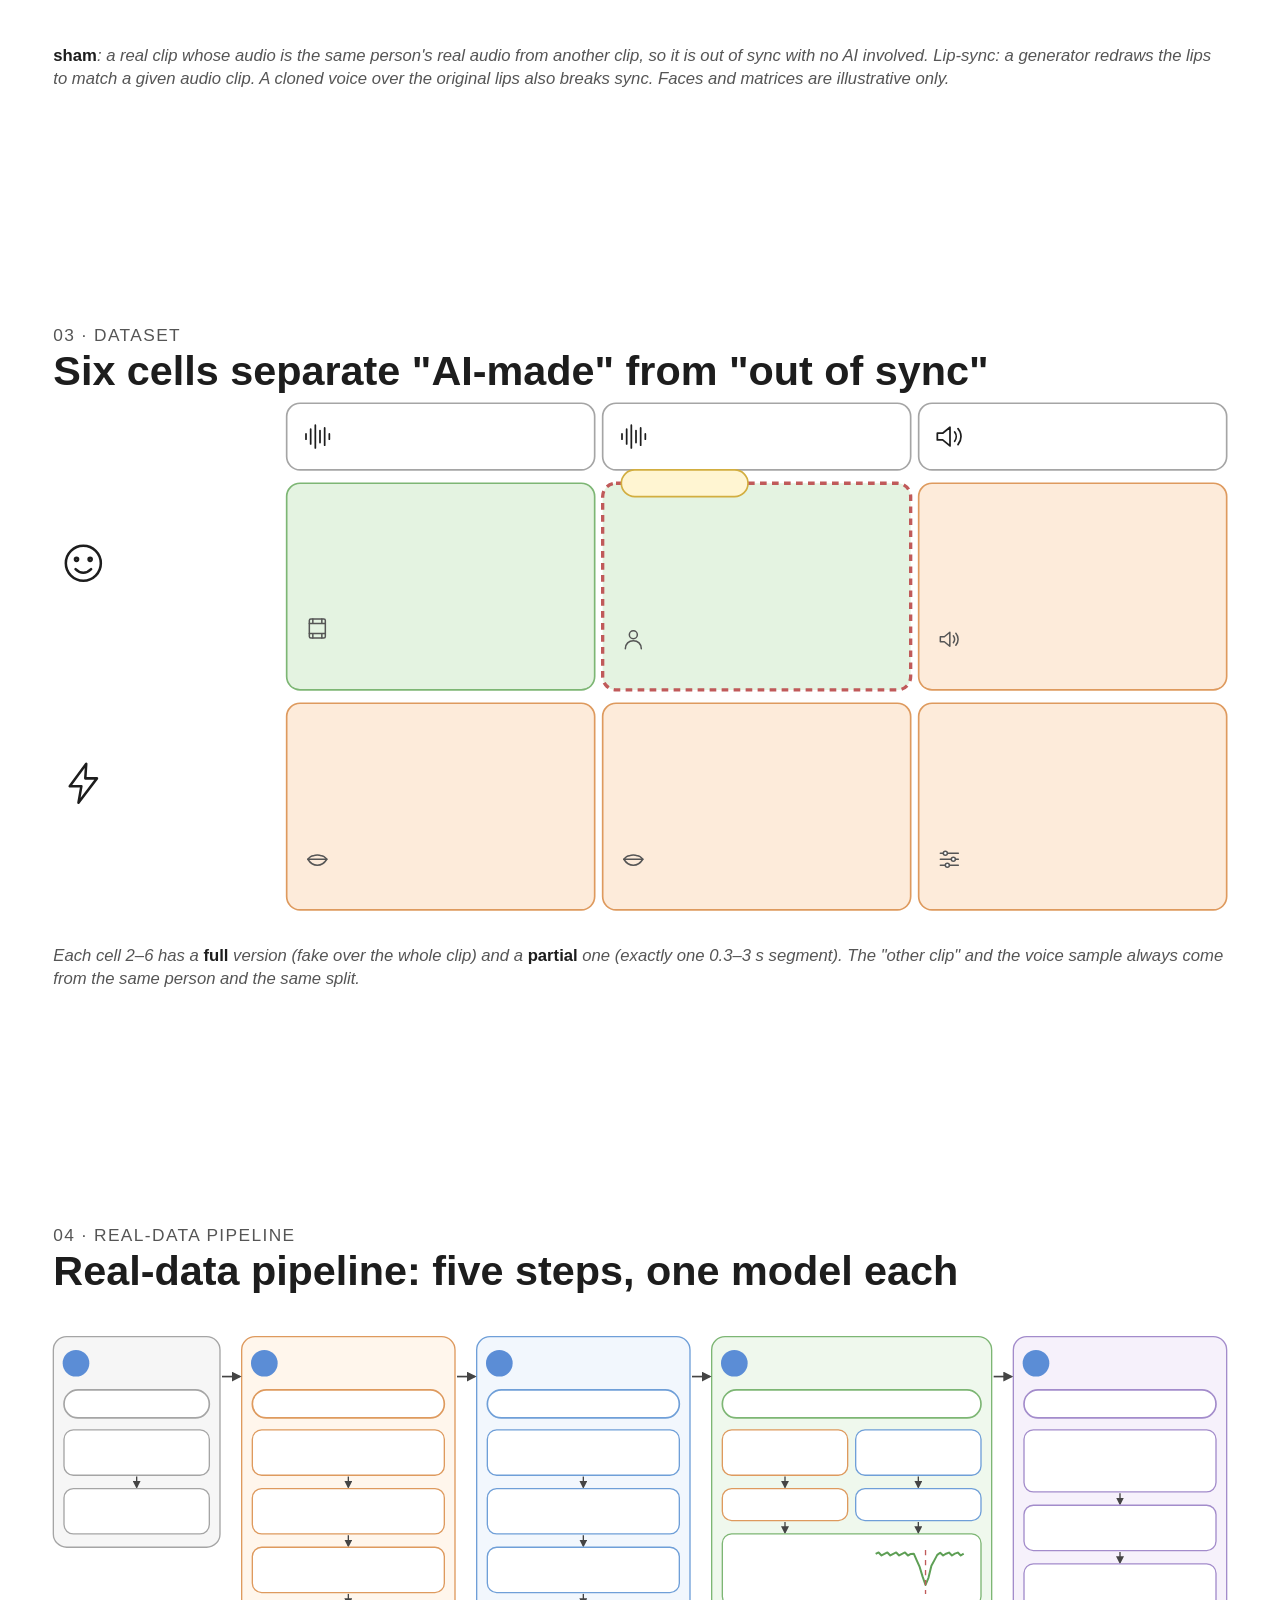
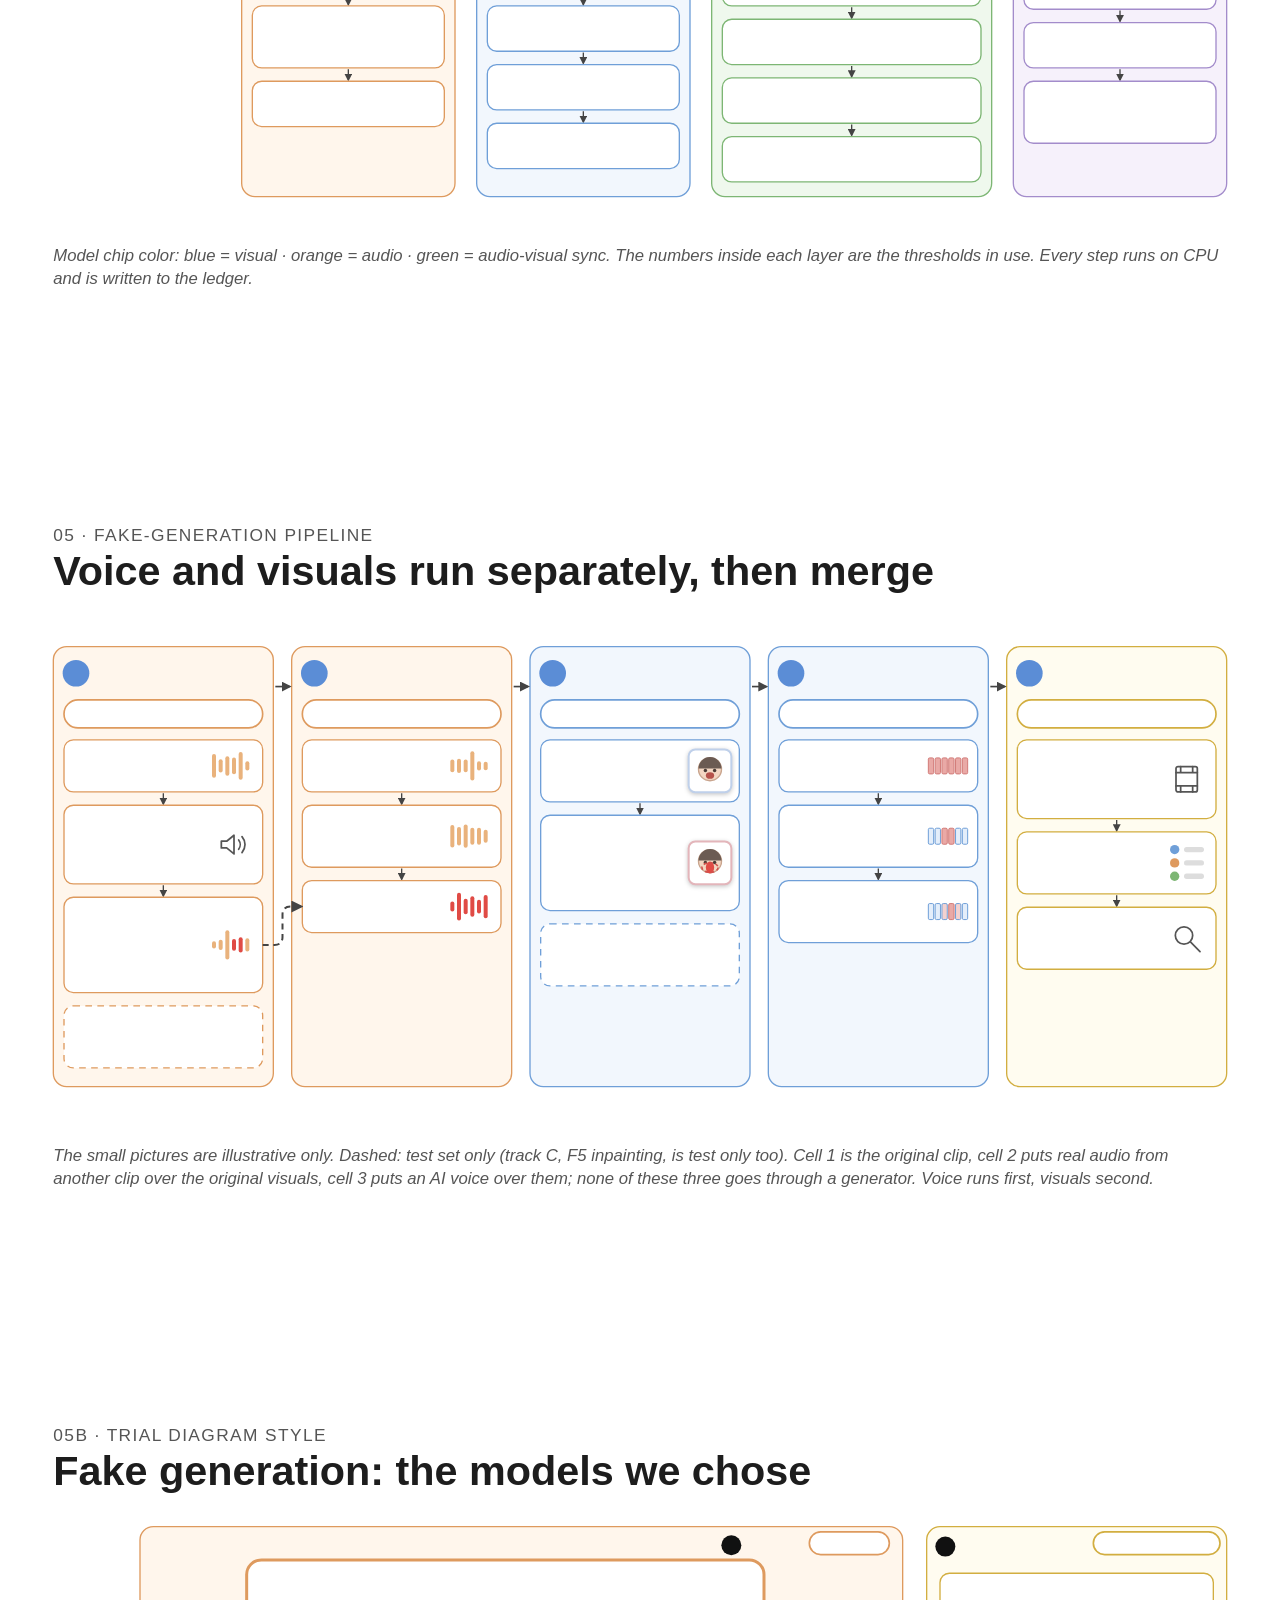
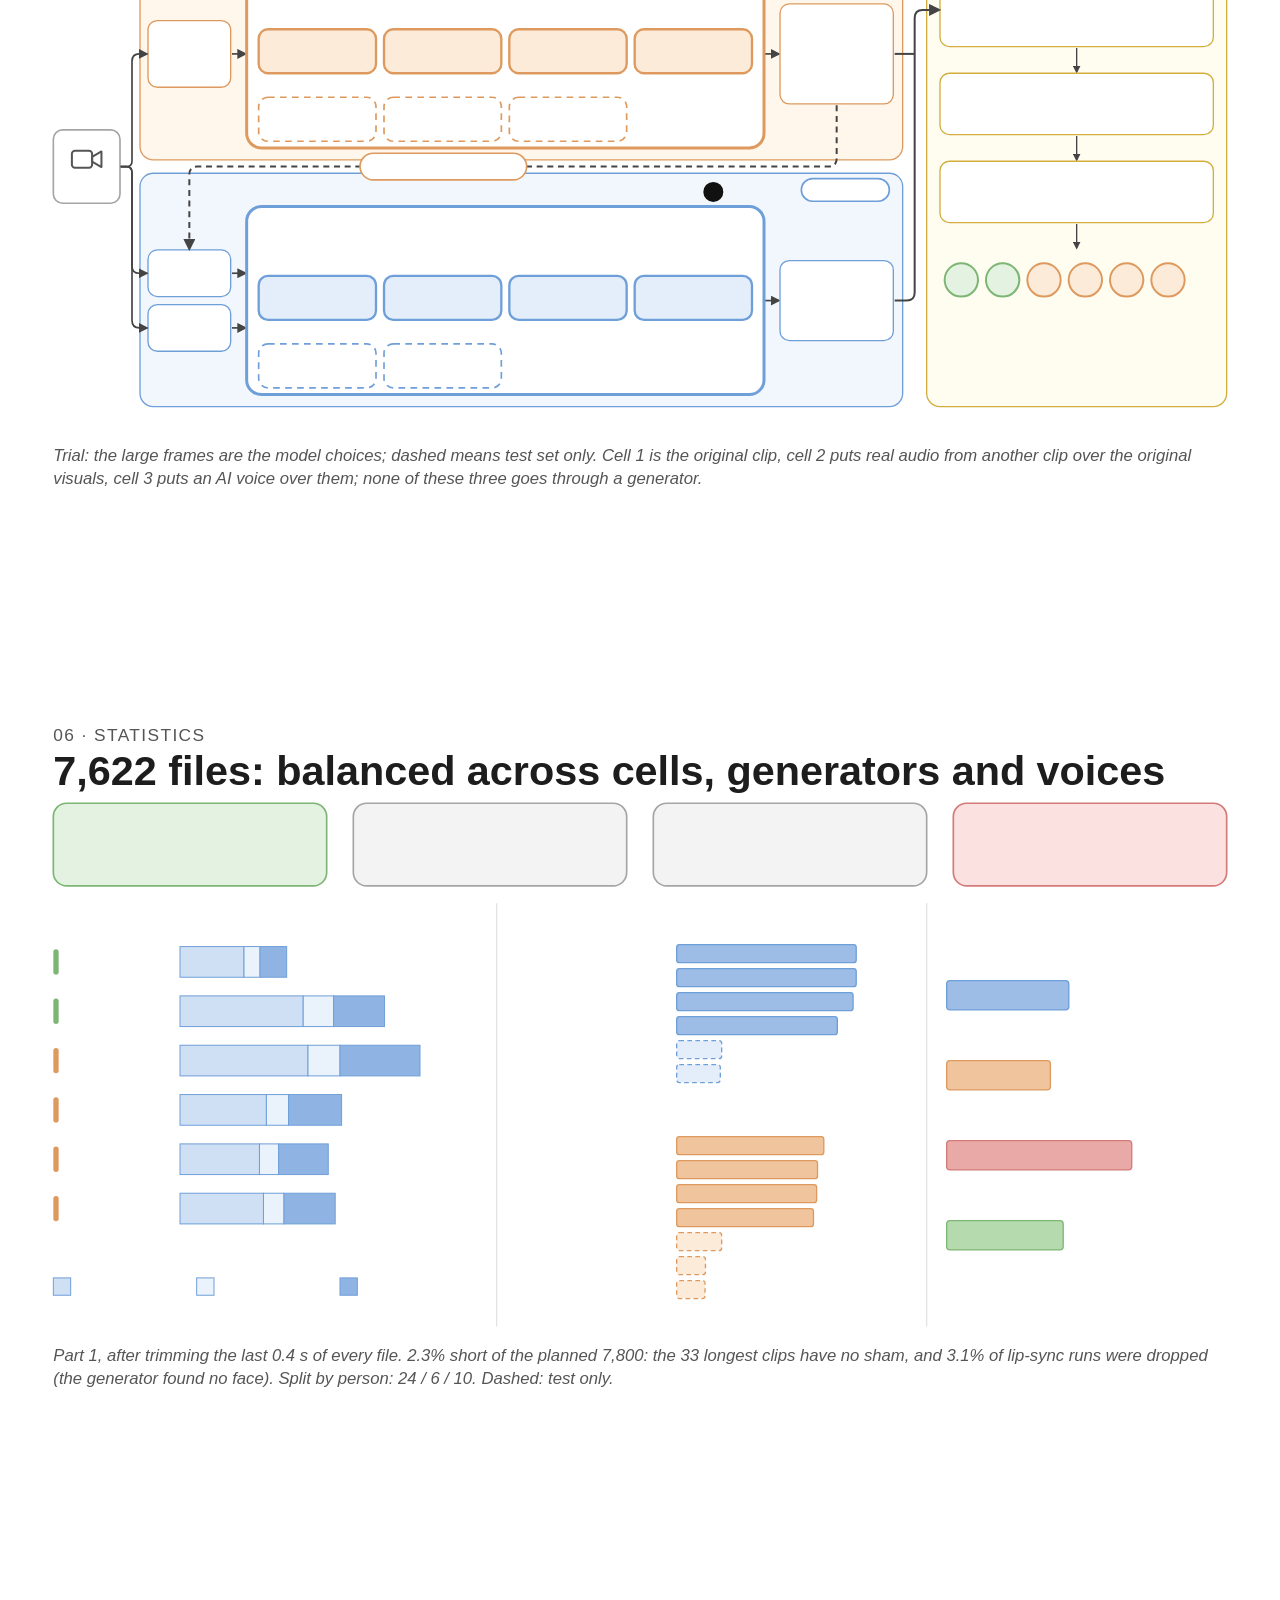
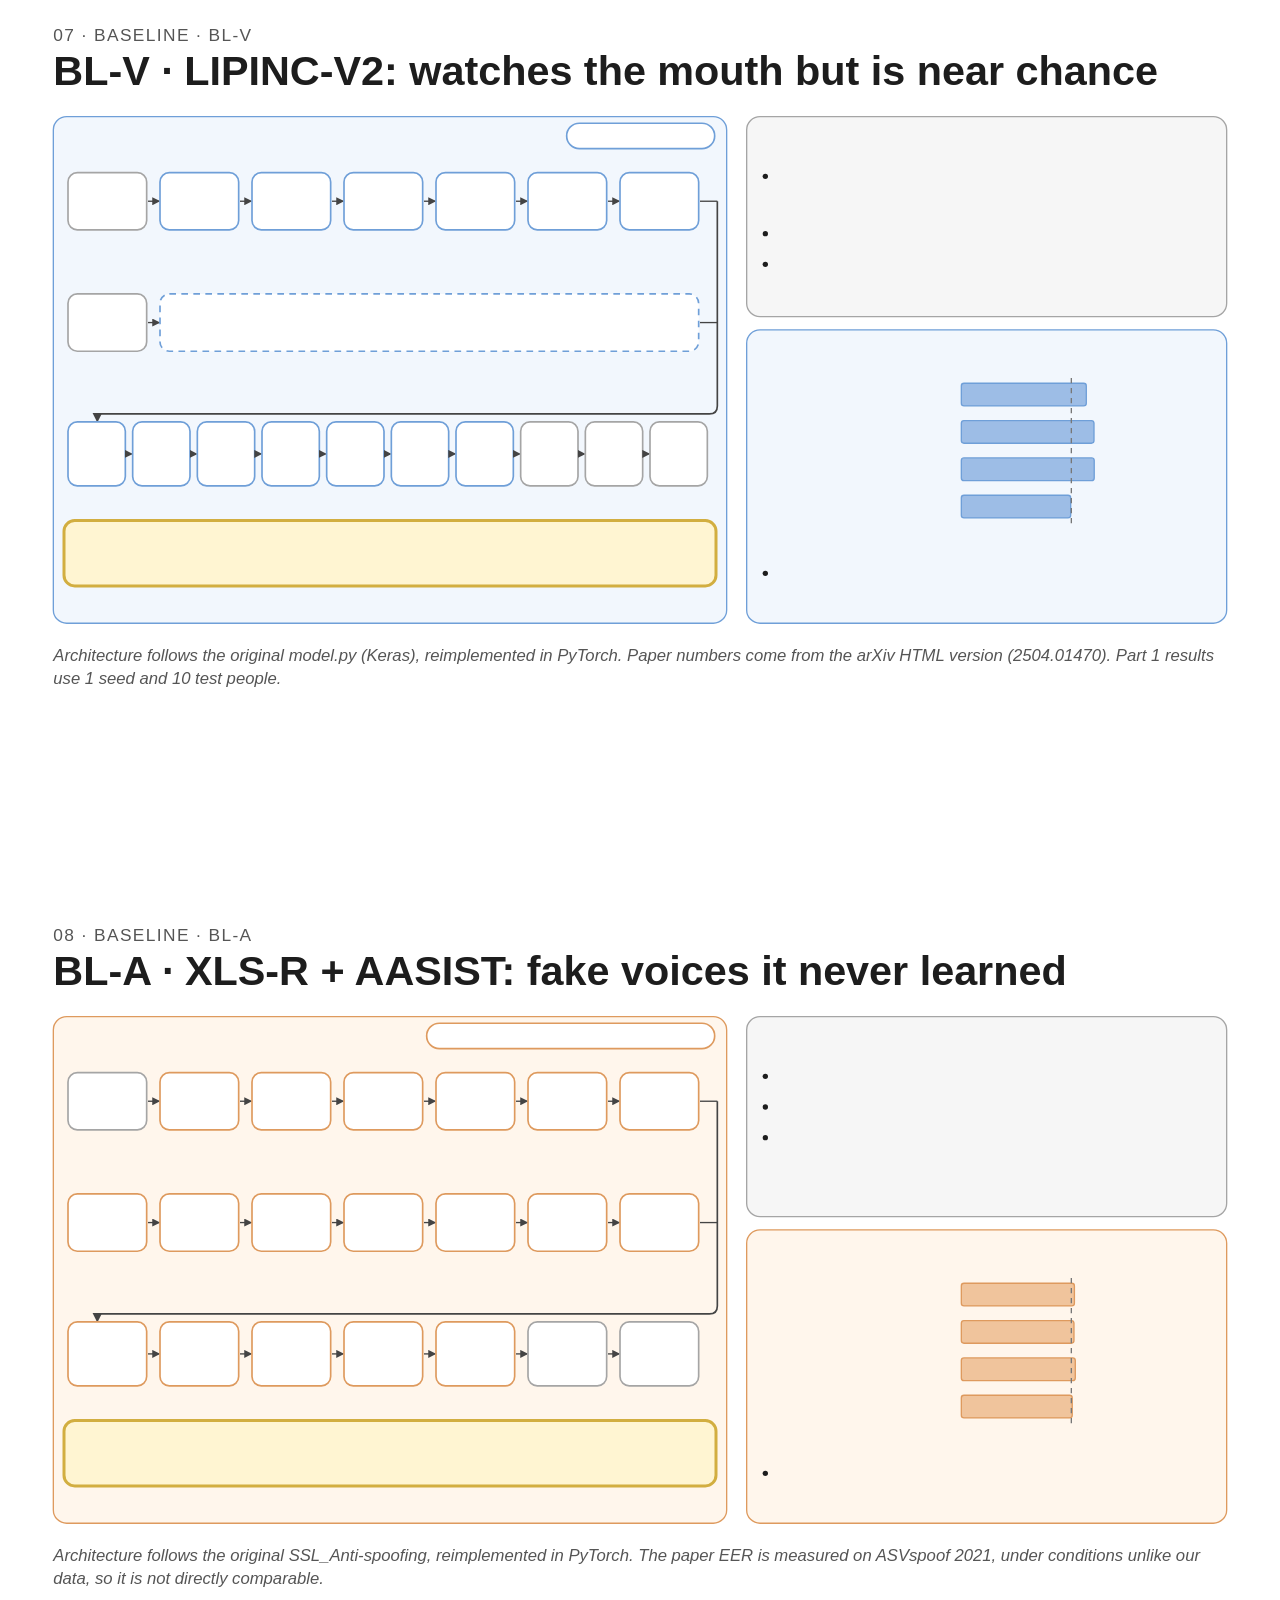
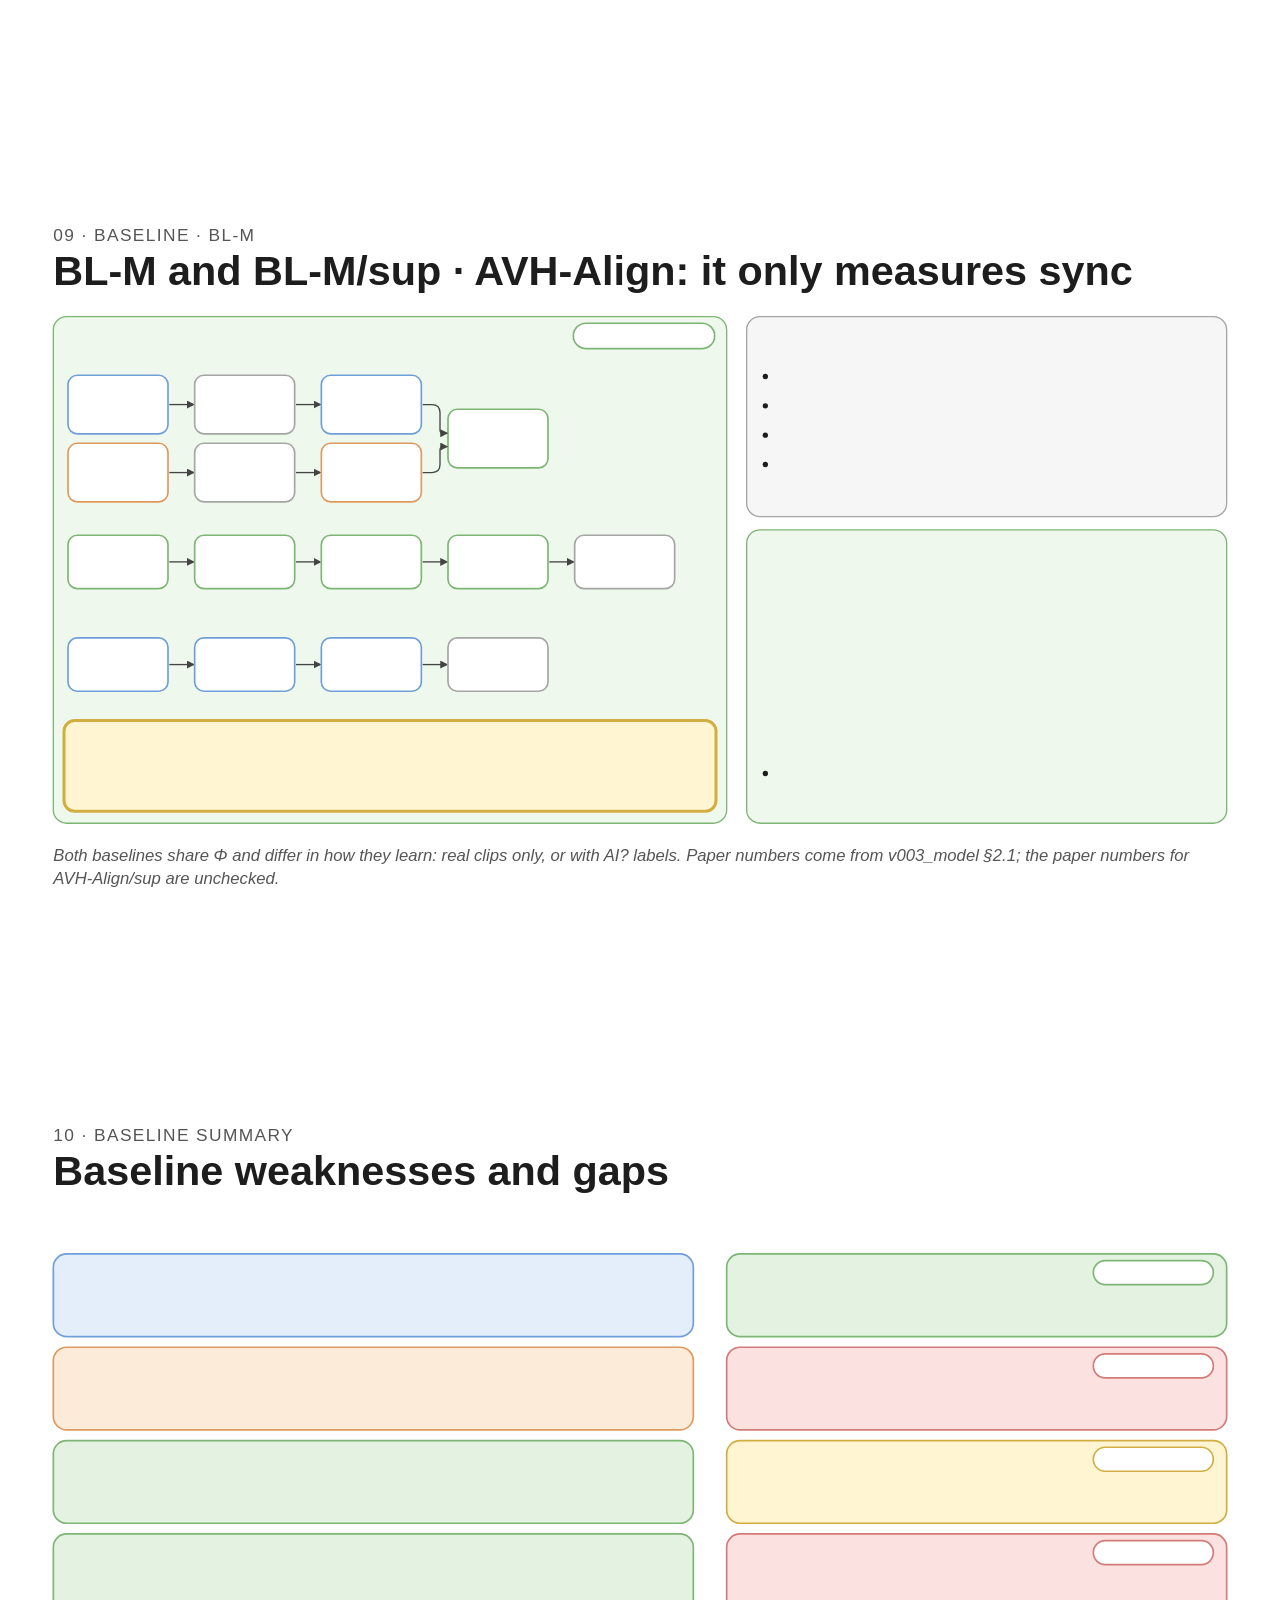
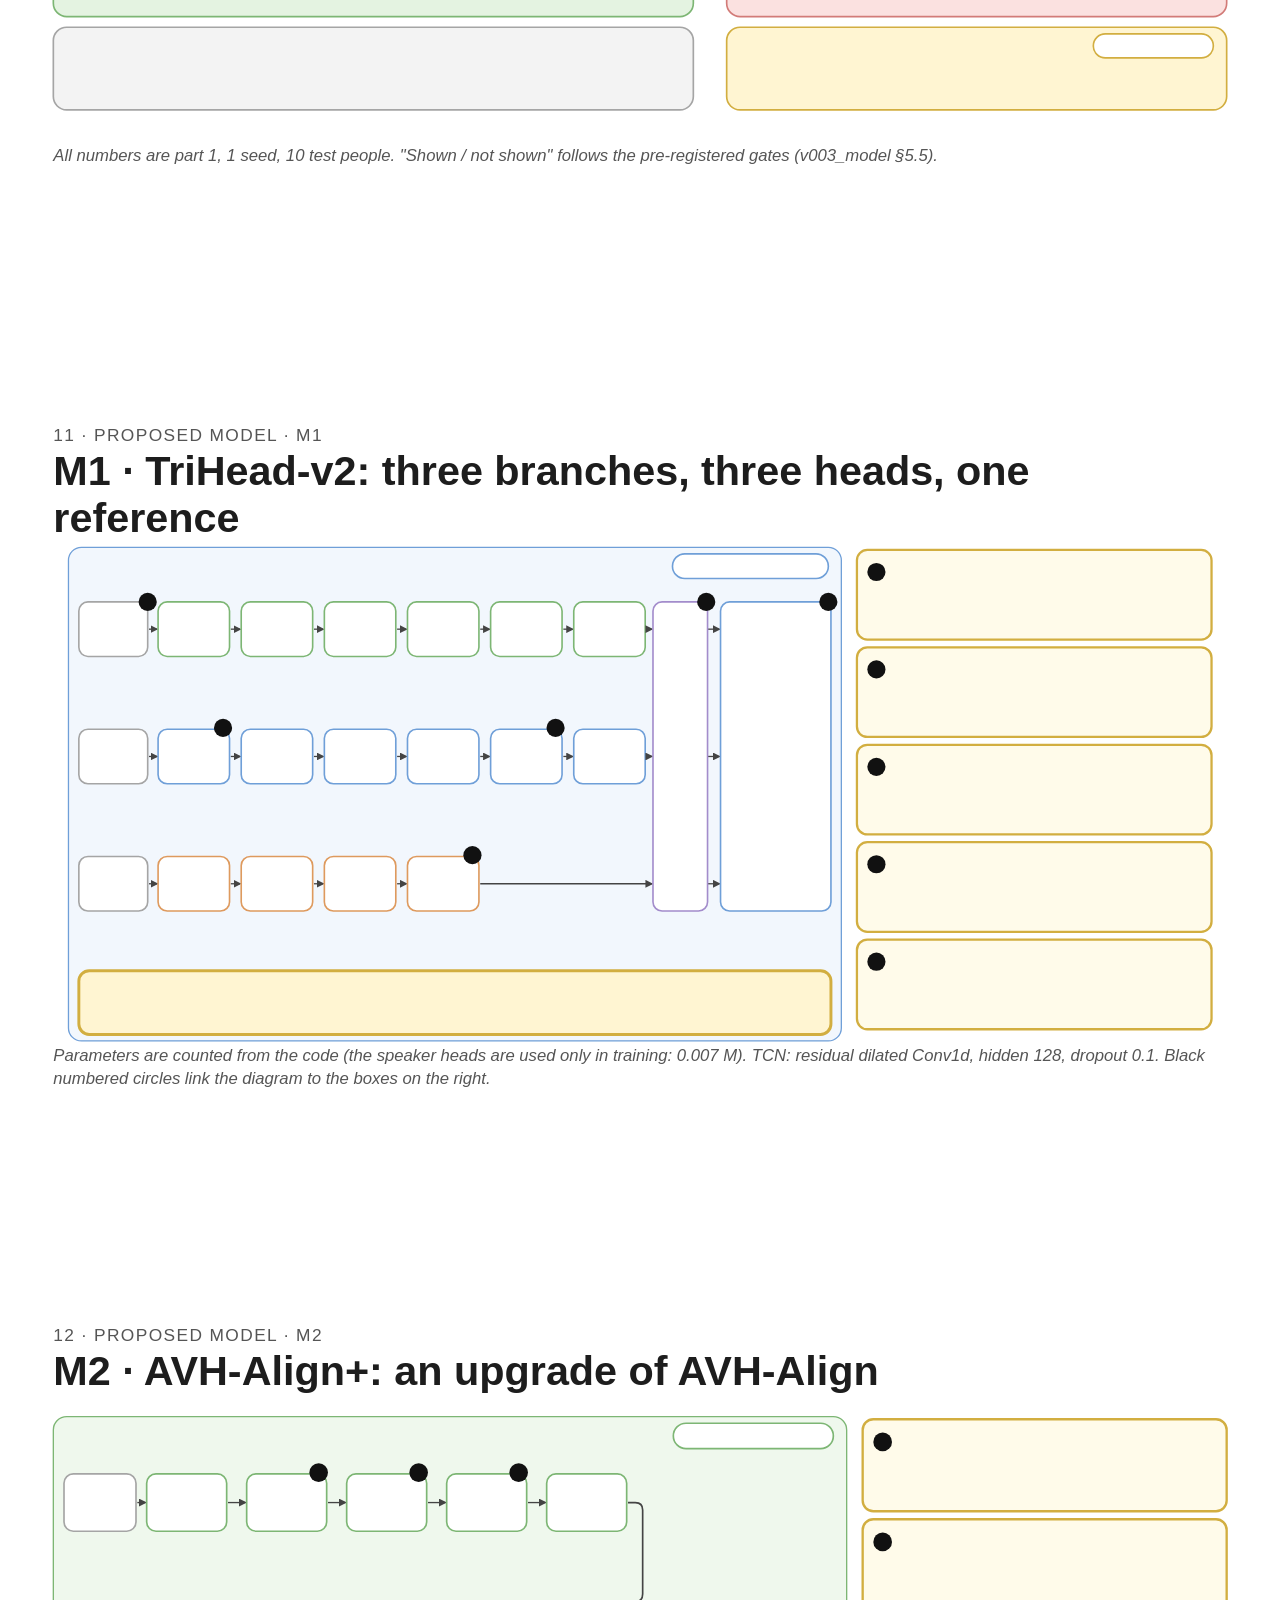
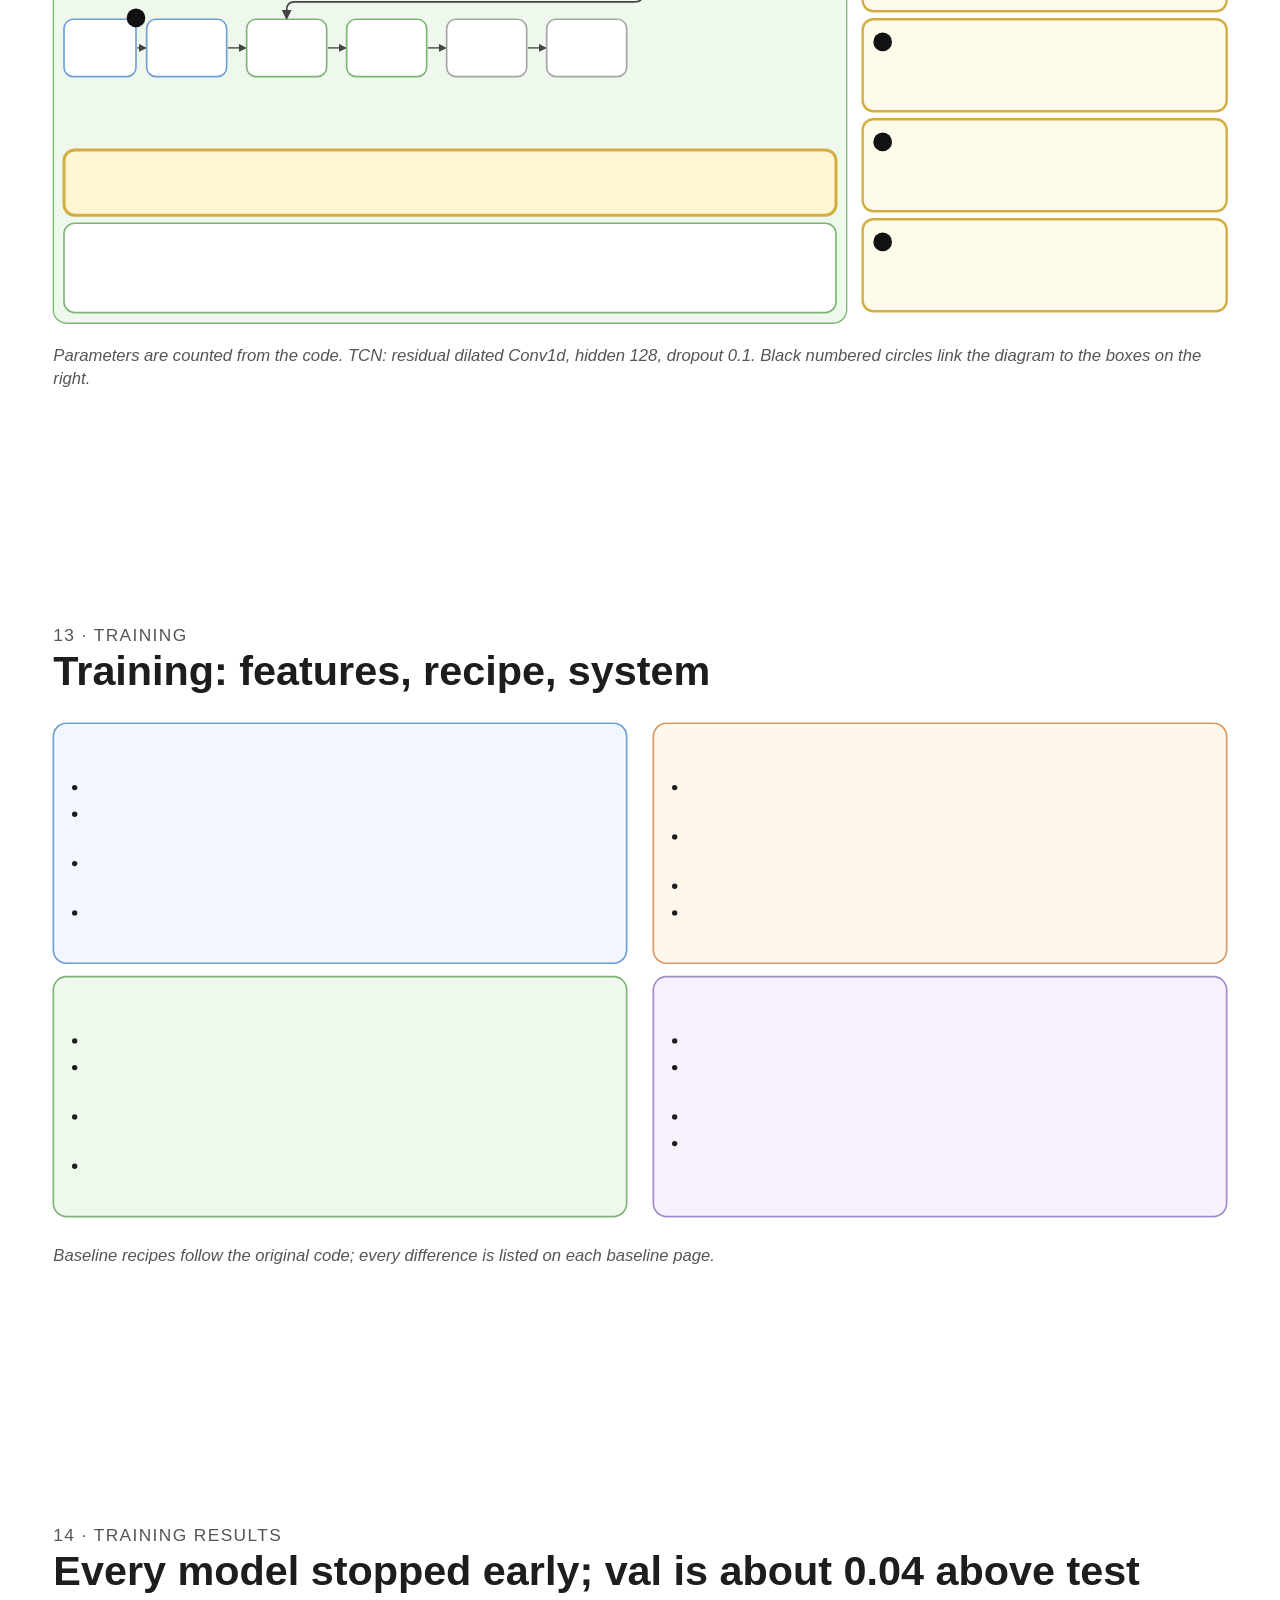
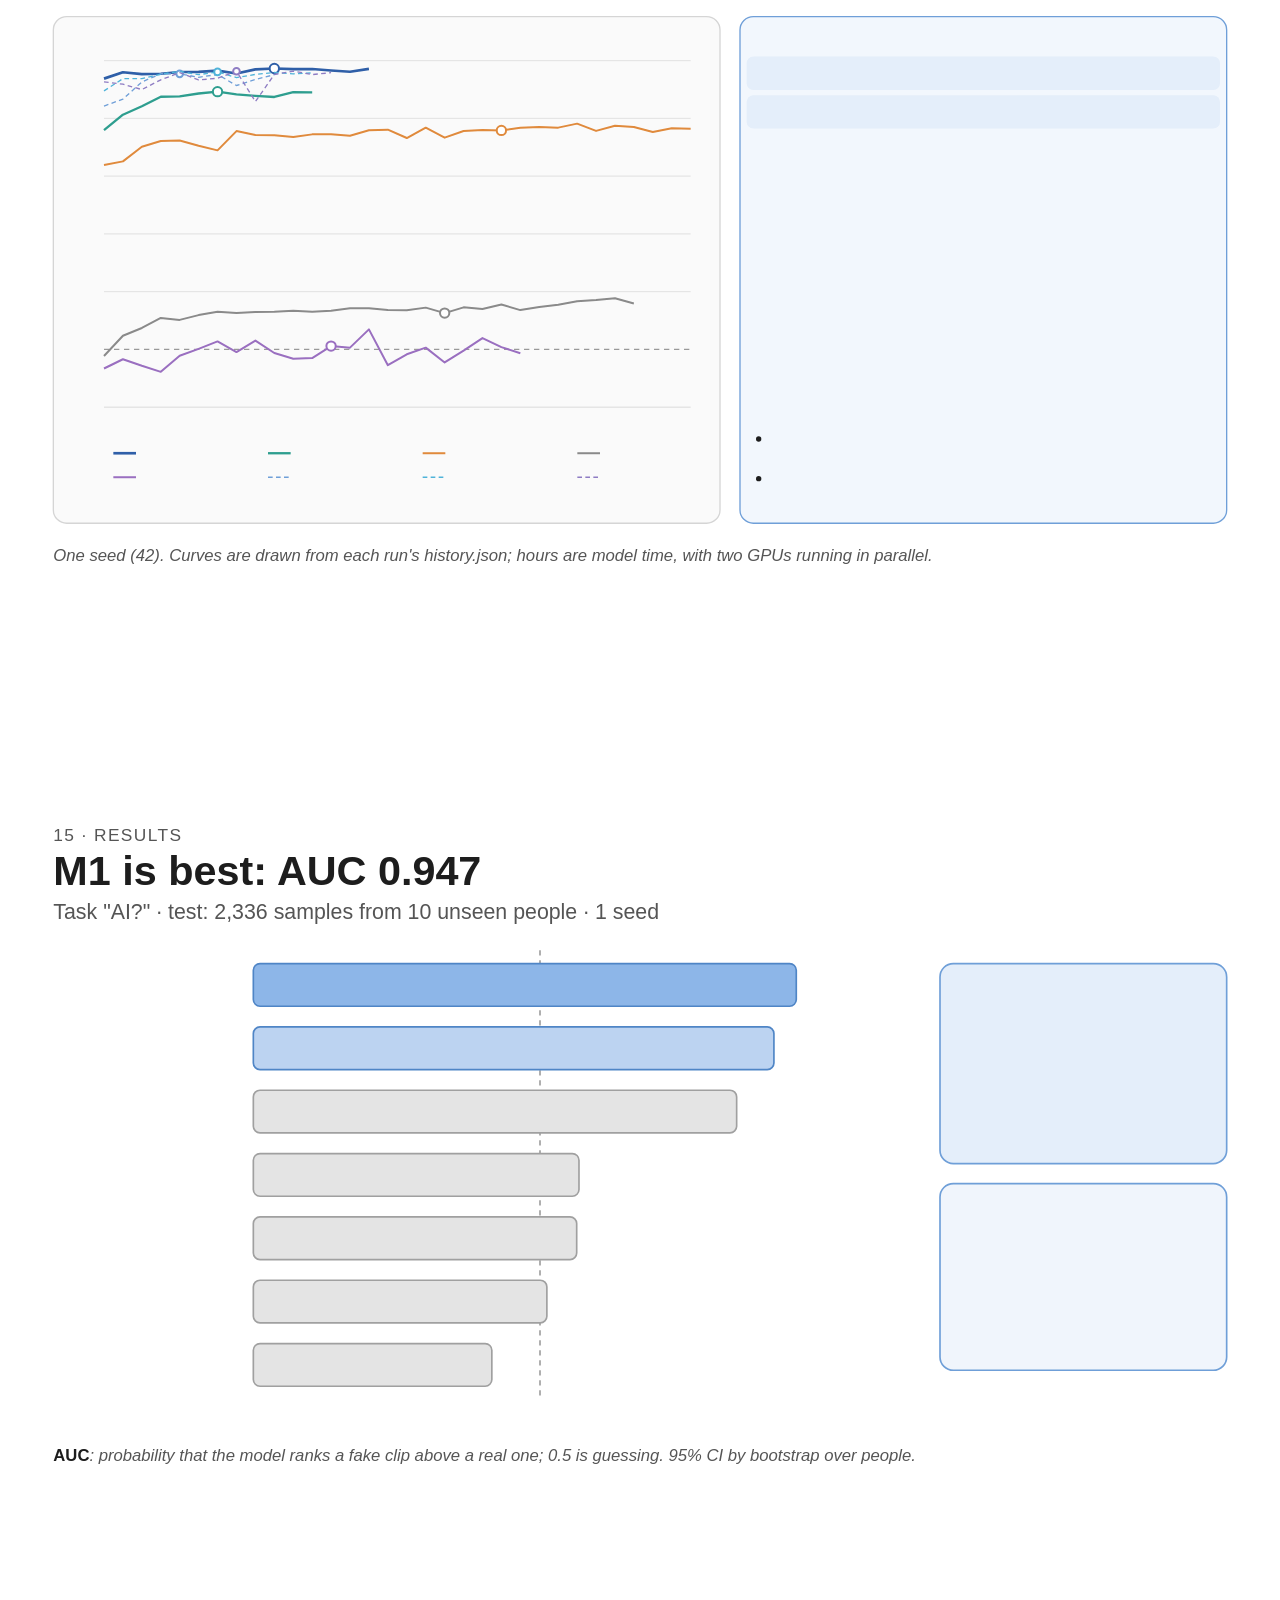
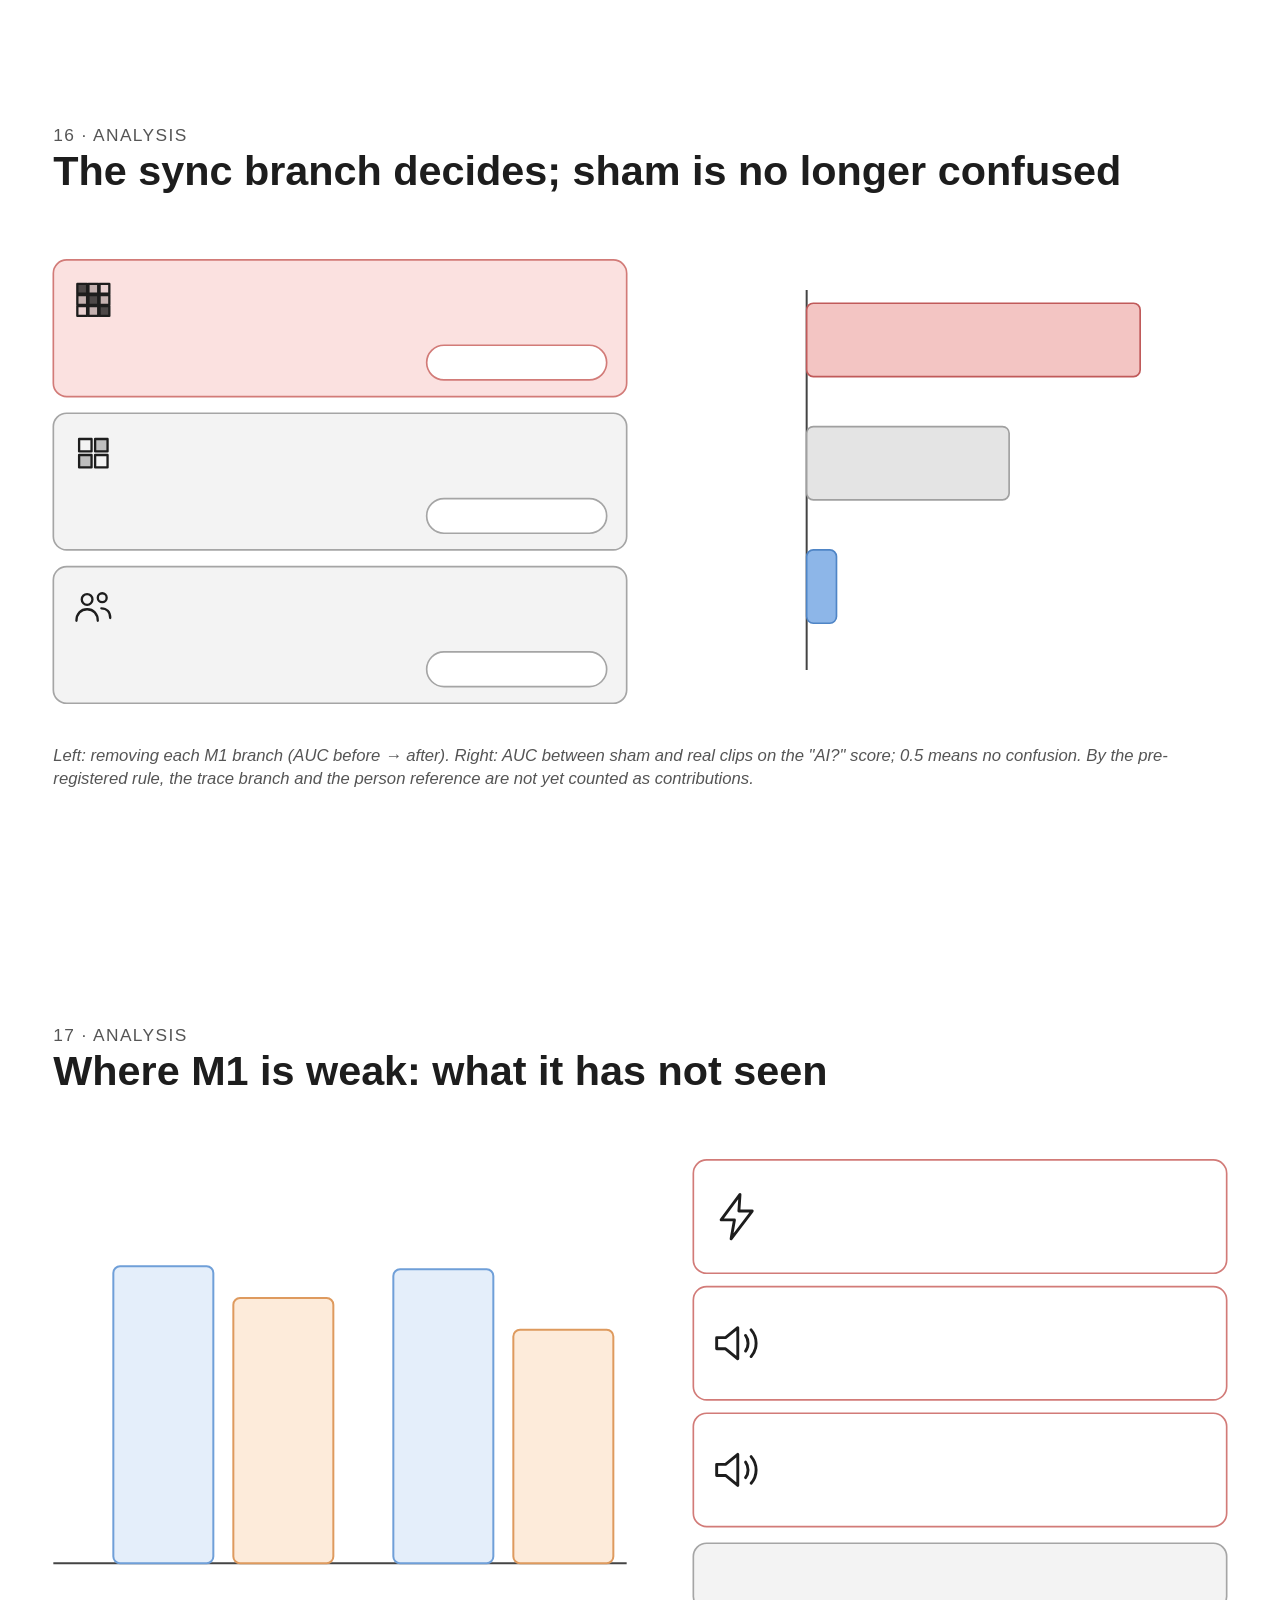
<file: index.en.html>
<!doctype html>
<html lang="en">
<head>
<meta charset="utf-8">
<meta name="viewport" content="width=device-width, initial-scale=1">
<title>VN-AV-DF · Talk</title>
<link rel="stylesheet" href="talk.css">
<script>
  /* đặt hệ số thu phóng trước khi vẽ, để không nháy */
  (function () {
    var set = function () {
      var k = Math.min(window.innerWidth / 1920, window.innerHeight / 1080);
      document.documentElement.style.setProperty('--k', k);
    };
    set(); window.addEventListener('resize', set);
  })();
</script>
</head>
<body>
<a class="lang" href="index.html">Tiếng Việt</a>
<button id="tn" class="tn" type="button">Notes: on (N)</button>

<!-- icon dùng chung: khung 48 × 48, nét đơn -->
<svg width="0" height="0" style="position:absolute" aria-hidden="true">
  <defs>
    <marker id="ah" viewBox="0 0 10 10" refX="8" refY="5" markerWidth="6" markerHeight="6" orient="auto"><path d="M0 0L10 5L0 10z" fill="#444"/></marker>
    <marker id="ahp" viewBox="0 0 10 10" refX="8" refY="5" markerWidth="6" markerHeight="6" orient="auto"><path d="M0 0L10 5L0 10z" fill="#8A6DB8"/></marker>
    <g id="i-video"><rect x="5" y="13" width="26" height="22" rx="4"/><path d="M31 21l12-7v20l-12-7z"/></g>
    <g id="i-wave"><path d="M7 20v8M14 13v22M21 7v34M28 15v18M35 11v26M42 20v8"/></g>
    <g id="i-speaker"><path d="M6 19h8l11-9v28l-11-9H6z"/><path d="M32 17c3 4 3 10 0 14M37 12c6 7 6 17 0 24"/></g>
    <g id="i-eye"><path d="M3 24c6-10 13-14 21-14s15 4 21 14c-6 10-13 14-21 14S9 34 3 24z"/><circle cx="24" cy="24" r="6"/></g>
    <g id="i-lips"><path d="M5 24c4-5 8-8 12-7 3-2 11-2 14 0 4-1 8 2 12 7-5 8-12 12-19 12S10 32 5 24z"/><path d="M5 24h38"/></g>
    <g id="i-face"><circle cx="24" cy="24" r="18"/><circle cx="17" cy="20" r="1.6"/><circle cx="31" cy="20" r="1.6"/><path d="M16 30c5 5 11 5 16 0"/></g>
    <g id="i-user"><circle cx="24" cy="15" r="8"/><path d="M8 43c0-10 7-16 16-16s16 6 16 16"/></g>
    <g id="i-users"><circle cx="17" cy="16" r="6"/><path d="M5 40c0-8 5-13 12-13s12 5 12 13"/><circle cx="34" cy="14" r="5"/><path d="M33 26c6 0 10 4 10 11"/></g>
    <g id="i-heat"><rect x="6" y="6" width="11" height="11" fill="#222" fill-opacity=".8"/><rect x="18.5" y="6" width="11" height="11" fill="#222" fill-opacity=".25"/><rect x="31" y="6" width="11" height="11" fill="#222" fill-opacity=".08"/><rect x="6" y="18.5" width="11" height="11" fill="#222" fill-opacity=".25"/><rect x="18.5" y="18.5" width="11" height="11" fill="#222" fill-opacity=".8"/><rect x="31" y="18.5" width="11" height="11" fill="#222" fill-opacity=".25"/><rect x="6" y="31" width="11" height="11" fill="#222" fill-opacity=".08"/><rect x="18.5" y="31" width="11" height="11" fill="#222" fill-opacity=".25"/><rect x="31" y="31" width="11" height="11" fill="#222" fill-opacity=".8"/></g>
    <g id="i-snow"><path d="M24 4v40M7 14l34 20M7 34l34-20"/><path d="M19 8l5 5 5-5M19 40l5-5 5 5"/></g>
    <g id="i-flame"><path d="M24 4c1 9 12 12 12 25a12 12 0 0 1-24 0c0-6 3-10 6-13 0 4 2 6 4 6 0-6-1-12 2-18z"/></g>
    <g id="i-mag"><circle cx="20" cy="20" r="13"/><path d="M30 30l14 14"/></g>
    <g id="i-x"><circle cx="24" cy="24" r="18"/><path d="M16 16l16 16M32 16L16 32"/></g>
    <g id="i-check"><circle cx="24" cy="24" r="18"/><path d="M14 25l7 7 14-15"/></g>
    <g id="i-warn"><path d="M24 5L45 41H3z"/><path d="M24 18v12"/><circle cx="24" cy="35" r="1.5"/></g>
    <g id="i-film"><rect x="8" y="5" width="32" height="38" rx="3"/><path d="M8 14h32M8 34h32M15 5v9M33 5v9M15 34v9M33 34v9"/></g>
    <g id="i-down"><path d="M24 6v24M14 21l10 10 10-10"/><path d="M8 36v6h32v-6"/></g>
    <g id="i-sync"><path d="M38 17A16 16 0 0 0 9 20"/><path d="M38 8v9h-9"/><path d="M10 31a16 16 0 0 0 29 3"/><path d="M10 40v-9h9"/></g>
    <g id="i-chip"><rect x="13" y="13" width="22" height="22" rx="3"/><path d="M19 5v8M29 5v8M19 35v8M29 35v8M5 19h8M5 29h8M35 19h8M35 29h8"/></g>
    <g id="i-sliders"><path d="M6 12h36M6 24h36M6 36h36"/><circle cx="16" cy="12" r="4" fill="#fff"/><circle cx="32" cy="24" r="4" fill="#fff"/><circle cx="20" cy="36" r="4" fill="#fff"/></g>
    <g id="i-pix"><rect x="8" y="8" width="14" height="14"/><rect x="26" y="8" width="14" height="14" fill="#222" fill-opacity=".25"/><rect x="8" y="26" width="14" height="14" fill="#222" fill-opacity=".25"/><rect x="26" y="26" width="14" height="14"/></g>
    <g id="i-bolt"><path d="M27 4L10 27h12l-3 17 19-25H26z"/></g>
    <g id="i-target"><circle cx="24" cy="24" r="18"/><circle cx="24" cy="24" r="10"/><circle cx="24" cy="24" r="2"/></g>
    <g id="i-db"><ellipse cx="24" cy="11" rx="14" ry="6"/><path d="M10 11v26c0 3 6 6 14 6s14-3 14-6V11M10 24c0 3 6 6 14 6s14-3 14-6"/></g>
  </defs>
</svg>

<main>

<section><div class="fit"><div class="stage cover">
  <div class="art"><svg data-d="cover" viewBox="0 0 1000 110"></svg></div>
  <h1>Vietnamese Audio-Visual Deepfake Detection Using Cross-Modal Temporal Consistency</h1>
  <p class="en">Phát hiện deepfake âm thanh và hình ảnh tiếng Việt dựa trên tính nhất quán thời gian liên phương thức</p>
  <div class="team">
    <div><b>Group GFA26AI19</b><br>Nguyễn Văn Linh<br>Nguyễn Lâm Anh<br>Nguyễn Minh Nhật</div>
    <div><b>Supervisors</b><br>Nguyễn Xuân Huy<br>Nguyễn Quốc Trung</div>
  </div>
</div></div></section>

<section><div class="fit"><div class="stage">
  <p class="no">02 · PROBLEM</p>
  <h2>Two streams, three questions, one AI score</h2>
  <div class="art"><svg data-d="s3" viewBox="0 0 1760 760"></svg></div>
  <p class="note"><b>sham</b>: a real clip whose audio is the same person's real audio from another clip, so it is out of sync with no AI involved. Lip-sync: a generator redraws the lips to match a given audio clip. A cloned voice over the original lips also breaks sync. Faces and matrices are illustrative only.</p>
</div></div></section>

<section><div class="fit"><div class="stage">
  <p class="no">03 · DATASET</p>
  <h2>Six cells separate "AI-made" from "out of sync"</h2>
  <div class="art"><svg data-d="s5" viewBox="0 0 1760 800"></svg></div>
  <p class="note">Each cell 2–6 has a <b>full</b> version (fake over the whole clip) and a <b>partial</b> one (exactly one 0.3–3 s segment). The "other clip" and the voice sample always come from the same person and the same split.</p>
</div></div></section>

<section><div class="fit"><div class="stage">
  <p class="no">04 · REAL-DATA PIPELINE</p>
  <h2>Real-data pipeline: five steps, one model each</h2>
  <div class="art"><svg data-d="s6r" viewBox="0 0 1760 700"></svg></div>
  <p class="note">Model chip color: blue = visual · orange = audio · green = audio-visual sync. The numbers inside each layer are the thresholds in use. Every step runs on CPU and is written to the ledger.</p>
</div></div></section>

<section><div class="fit"><div class="stage">
  <p class="no">05 · FAKE-GENERATION PIPELINE</p>
  <h2>Voice and visuals run separately, then merge</h2>
  <div class="art"><svg data-d="s6a" viewBox="0 0 1760 670"></svg></div>
  <p class="note">The small pictures are illustrative only. Dashed: test set only (track C, F5 inpainting, is test only too). Cell 1 is the original clip, cell 2 puts real audio from another clip over the original visuals, cell 3 puts an AI voice over them; none of these three goes through a generator. Voice runs first, visuals second.</p>
</div></div></section>

<section><div class="fit"><div class="stage">
  <p class="no">05B · TRIAL DIAGRAM STYLE</p>
  <h2>Fake generation: the models we chose</h2>
  <div class="art"><svg data-d="s6ad" viewBox="0 0 1760 730"></svg></div>
  <p class="note">Trial: the large frames are the model choices; dashed means test set only. Cell 1 is the original clip, cell 2 puts real audio from another clip over the original visuals, cell 3 puts an AI voice over them; none of these three goes through a generator.</p>
</div></div></section>

<section><div class="fit"><div class="stage">
  <p class="no">06 · STATISTICS</p>
  <h2>7,622 files: balanced across cells, generators and voices</h2>
  <div class="art"><svg data-d="s6b" viewBox="0 0 1760 800"></svg></div>
  <p class="note">Part 1, after trimming the last 0.4 s of every file. 2.3% short of the planned 7,800: the 33 longest clips have no sham, and 3.1% of lip-sync runs were dropped (the generator found no face). Split by person: 24 / 6 / 10. Dashed: test only.</p>
</div></div></section>

<section><div class="fit"><div class="stage">
  <p class="no">07 · BASELINE · BL-V</p>
  <h2>BL-V · LIPINC-V2: watches the mouth but is near chance</h2>
  <div class="art"><svg data-d="s7a" viewBox="0 0 1760 760"></svg></div>
  <p class="note">Architecture follows the original model.py (Keras), reimplemented in PyTorch. Paper numbers come from the arXiv HTML version (2504.01470). Part 1 results use 1 seed and 10 test people.</p>
</div></div></section>

<section><div class="fit"><div class="stage">
  <p class="no">08 · BASELINE · BL-A</p>
  <h2>BL-A · XLS-R + AASIST: fake voices it never learned</h2>
  <div class="art"><svg data-d="s7b" viewBox="0 0 1760 760"></svg></div>
  <p class="note">Architecture follows the original SSL_Anti-spoofing, reimplemented in PyTorch. The paper EER is measured on ASVspoof 2021, under conditions unlike our data, so it is not directly comparable.</p>
</div></div></section>

<section><div class="fit"><div class="stage">
  <p class="no">09 · BASELINE · BL-M</p>
  <h2>BL-M and BL-M/sup · AVH-Align: it only measures sync</h2>
  <div class="art"><svg data-d="s7c" viewBox="0 0 1760 760"></svg></div>
  <p class="note">Both baselines share Φ and differ in how they learn: real clips only, or with AI? labels. Paper numbers come from v003_model §2.1; the paper numbers for AVH-Align/sup are unchecked.</p>
</div></div></section>

<section><div class="fit"><div class="stage">
  <p class="no">10 · BASELINE SUMMARY</p>
  <h2>Baseline weaknesses and gaps</h2>
  <div class="art"><svg data-d="s7d" viewBox="0 0 1760 760"></svg></div>
  <p class="note">All numbers are part 1, 1 seed, 10 test people. "Shown / not shown" follows the pre-registered gates (v003_model §5.5).</p>
</div></div></section>

<section><div class="fit"><div class="stage">
  <p class="no">11 · PROPOSED MODEL · M1</p>
  <h2>M1 · TriHead-v2: three branches, three heads, one reference</h2>
  <div class="art"><svg data-d="s8n" viewBox="0 0 1760 760"></svg></div>
  <p class="note">Parameters are counted from the code (the speaker heads are used only in training: 0.007 M). TCN: residual dilated Conv1d, hidden 128, dropout 0.1. Black numbered circles link the diagram to the boxes on the right.</p>
</div></div></section>

<section><div class="fit"><div class="stage">
  <p class="no">12 · PROPOSED MODEL · M2</p>
  <h2>M2 · AVH-Align+: an upgrade of AVH-Align</h2>
  <div class="art"><svg data-d="s9n" viewBox="0 0 1760 760"></svg></div>
  <p class="note">Parameters are counted from the code. TCN: residual dilated Conv1d, hidden 128, dropout 0.1. Black numbered circles link the diagram to the boxes on the right.</p>
</div></div></section>

<section><div class="fit"><div class="stage">
  <p class="no">13 · TRAINING</p>
  <h2>Training: features, recipe, system</h2>
  <div class="art"><svg data-d="s10t" viewBox="0 0 1760 740"></svg></div>
  <p class="note">Baseline recipes follow the original code; every difference is listed on each baseline page.</p>
</div></div></section>

<section><div class="fit"><div class="stage">
  <p class="no">14 · TRAINING RESULTS</p>
  <h2>Every model stopped early; val is about 0.04 above test</h2>
  <div class="art"><svg data-d="s10r" viewBox="0 0 1760 760"></svg></div>
  <p class="note">One seed (42). Curves are drawn from each run's history.json; hours are model time, with two GPUs running in parallel.</p>
</div></div></section>

<section><div class="fit"><div class="stage">
  <p class="no">15 · RESULTS</p>
  <h2>M1 is best: AUC 0.947</h2>
  <p class="sub">Task "AI?" · test: 2,336 samples from 10 unseen people · 1 seed</p>
  <div class="art"><svg data-d="s10" viewBox="0 0 1760 760"></svg></div>
  <p class="note"><b>AUC</b>: probability that the model ranks a fake clip above a real one; 0.5 is guessing. 95% CI by bootstrap over people.</p>
</div></div></section>

<section><div class="fit"><div class="stage">
  <p class="no">16 · ANALYSIS</p>
  <h2>The sync branch decides; sham is no longer confused</h2>
  <div class="art"><svg data-d="s11" viewBox="0 0 1760 800"></svg></div>
  <p class="note">Left: removing each M1 branch (AUC before → after). Right: AUC between sham and real clips on the "AI?" score; 0.5 means no confusion. By the pre-registered rule, the trace branch and the person reference are not yet counted as contributions.</p>
</div></div></section>

<section><div class="fit"><div class="stage">
  <p class="no">17 · ANALYSIS</p>
  <h2>Where M1 is weak: what it has not seen</h2>
  <div class="art"><svg data-d="s12" viewBox="0 0 1760 800"></svg></div>
  <p class="note">M1's AUC on the "AI?" task, each group against real clips. "Unseen" generators and voices exist only in the test set.</p>
</div></div></section>

<section><div class="fit"><div class="stage">
  <p class="no">APPENDIX</p>
  <h2>At a 1% false-alarm threshold, M1 catches 79% of fakes</h2>
  <div class="art"><svg data-d="s14" viewBox="0 0 1760 780"></svg></div>
  <p class="note">Threshold chosen on real clips of the validation set. On test, different people shift it: M1 set to 1% becomes 2.9%. Per-person calibration is needed before real use.</p>
</div></div></section>

<section><div class="fit"><div class="stage cover">
  <div class="txt">
    <h1>Thank you · Questions</h1>
    <p class="lead">Vietnamese Audio-Visual Deepfake Detection Using Cross-Modal Temporal Consistency</p>
    <p class="who"><b>Group GFA26AI19</b> · Nguyễn Văn Linh · Nguyễn Lâm Anh · Nguyễn Minh Nhật</p>
  </div>
</div></div></section>

</main>
<script src="talk.js"></script>
</body>
</html>
</file>
<file: talk.css>
/* Bản thuyết trình (26/10): mỗi trang là khung 1920×1080 thu phóng theo màn hình (--k do talk.js đặt),
   nên cỡ chữ luôn tính theo 1080p: tiêu đề 62 px, nhãn sơ đồ ≥ 26 px, ghi chú 25 px. */
:root { --k: 0.5; --ink: #1d1d1d; --mute: #555; }

* { box-sizing: border-box; }
html, body { margin: 0; background: #fff; color: var(--ink);
  font-family: "Segoe UI", Arial, sans-serif; overscroll-behavior: none; }

section { height: 100vh; height: 100dvh; display: flex; align-items: center; justify-content: center; overflow: hidden; }
.fit { width: calc(1920px * var(--k)); height: calc(1080px * var(--k)); position: relative; flex: none; }
.stage { position: absolute; left: 0; top: 0; width: 1920px; height: 1080px;
  transform: scale(var(--k)); transform-origin: 0 0;
  display: flex; flex-direction: column; padding: 52px 80px 30px; }

.no { font-size: 26px; letter-spacing: 0.08em; color: var(--mute); margin: 0 0 2px; }
h2 { font-size: 62px; line-height: 1.15; margin: 0 0 8px; font-weight: 700; }
.sub { font-size: 32px; margin: 0 0 4px; color: var(--mute); }

.art { flex: 1 1 0; min-height: 0; position: relative; }
.art svg { position: absolute; inset: 0; width: 100%; height: 100%; overflow: visible; }
.art svg text { font-family: inherit; }

.note { flex: none; font-size: 25px; font-style: italic; line-height: 1.35; color: var(--mute);
  margin: 6px 0 0; min-height: 68px; }
.note b { font-weight: 700; font-style: normal; color: var(--ink); }
body.hide-notes .note { visibility: hidden; }

/* trang bìa */
.cover { flex-direction: column; align-items: flex-start; justify-content: center; padding: 70px 100px; }
.cover .art { flex: 0 0 110px; width: 1000px; margin-bottom: 56px; }
.cover h1 { font-size: 66px; line-height: 1.2; margin: 0 0 22px; font-weight: 700; max-width: 1700px; }
.cover .lead { font-size: 40px; line-height: 1.3; margin: 0 0 24px; max-width: 1650px; }
.cover .en { font-size: 32px; line-height: 1.35; font-style: italic; color: var(--mute); margin: 0 0 56px; max-width: 1720px; }
.cover .who { font-size: 30px; line-height: 1.5; color: var(--mute); margin: 0; }
.cover .who b { color: var(--ink); }
.cover .team { display: grid; grid-template-columns: 560px 560px; gap: 0 40px; padding-top: 34px; border-top: 2px solid #d5d5d5;
  font-size: 32px; line-height: 1.55; color: var(--mute); }
.cover .team b { color: var(--ink); font-size: 34px; }

.tn { position: fixed; top: 10px; right: 14px; z-index: 5; background: none; border: 0; padding: 0;
  font: italic 14px "Segoe UI", Arial, sans-serif; text-decoration: underline; color: #444; cursor: pointer; }
.lang { position: fixed; top: 10px; right: 170px; z-index: 5; font: italic 14px "Segoe UI", Arial, sans-serif; color: #444; }
.counter { position: fixed; left: 14px; bottom: 8px; z-index: 5; font: italic 14px "Segoe UI", Arial, sans-serif; color: #444; }

@media print {
  section { height: auto; page-break-after: always; }
  .tn, .counter, .lang { display: none; }
}
</file>
